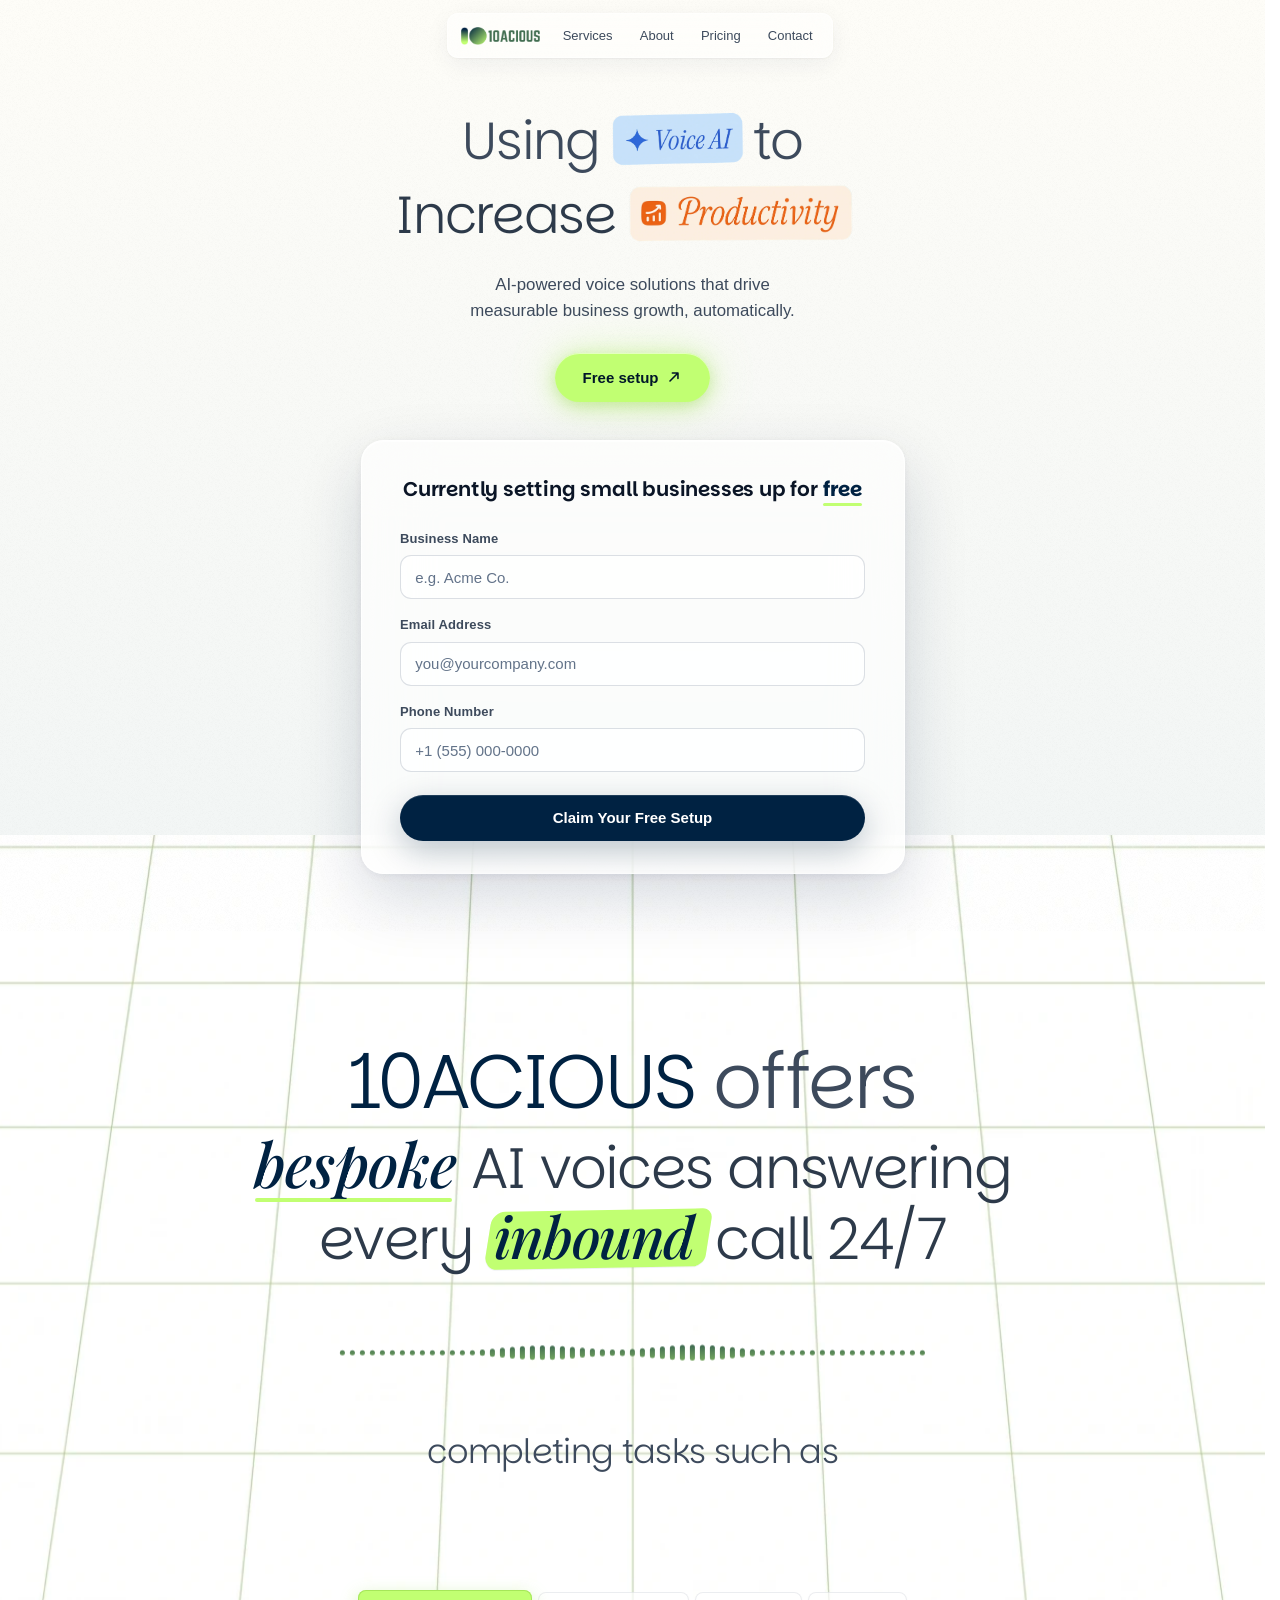
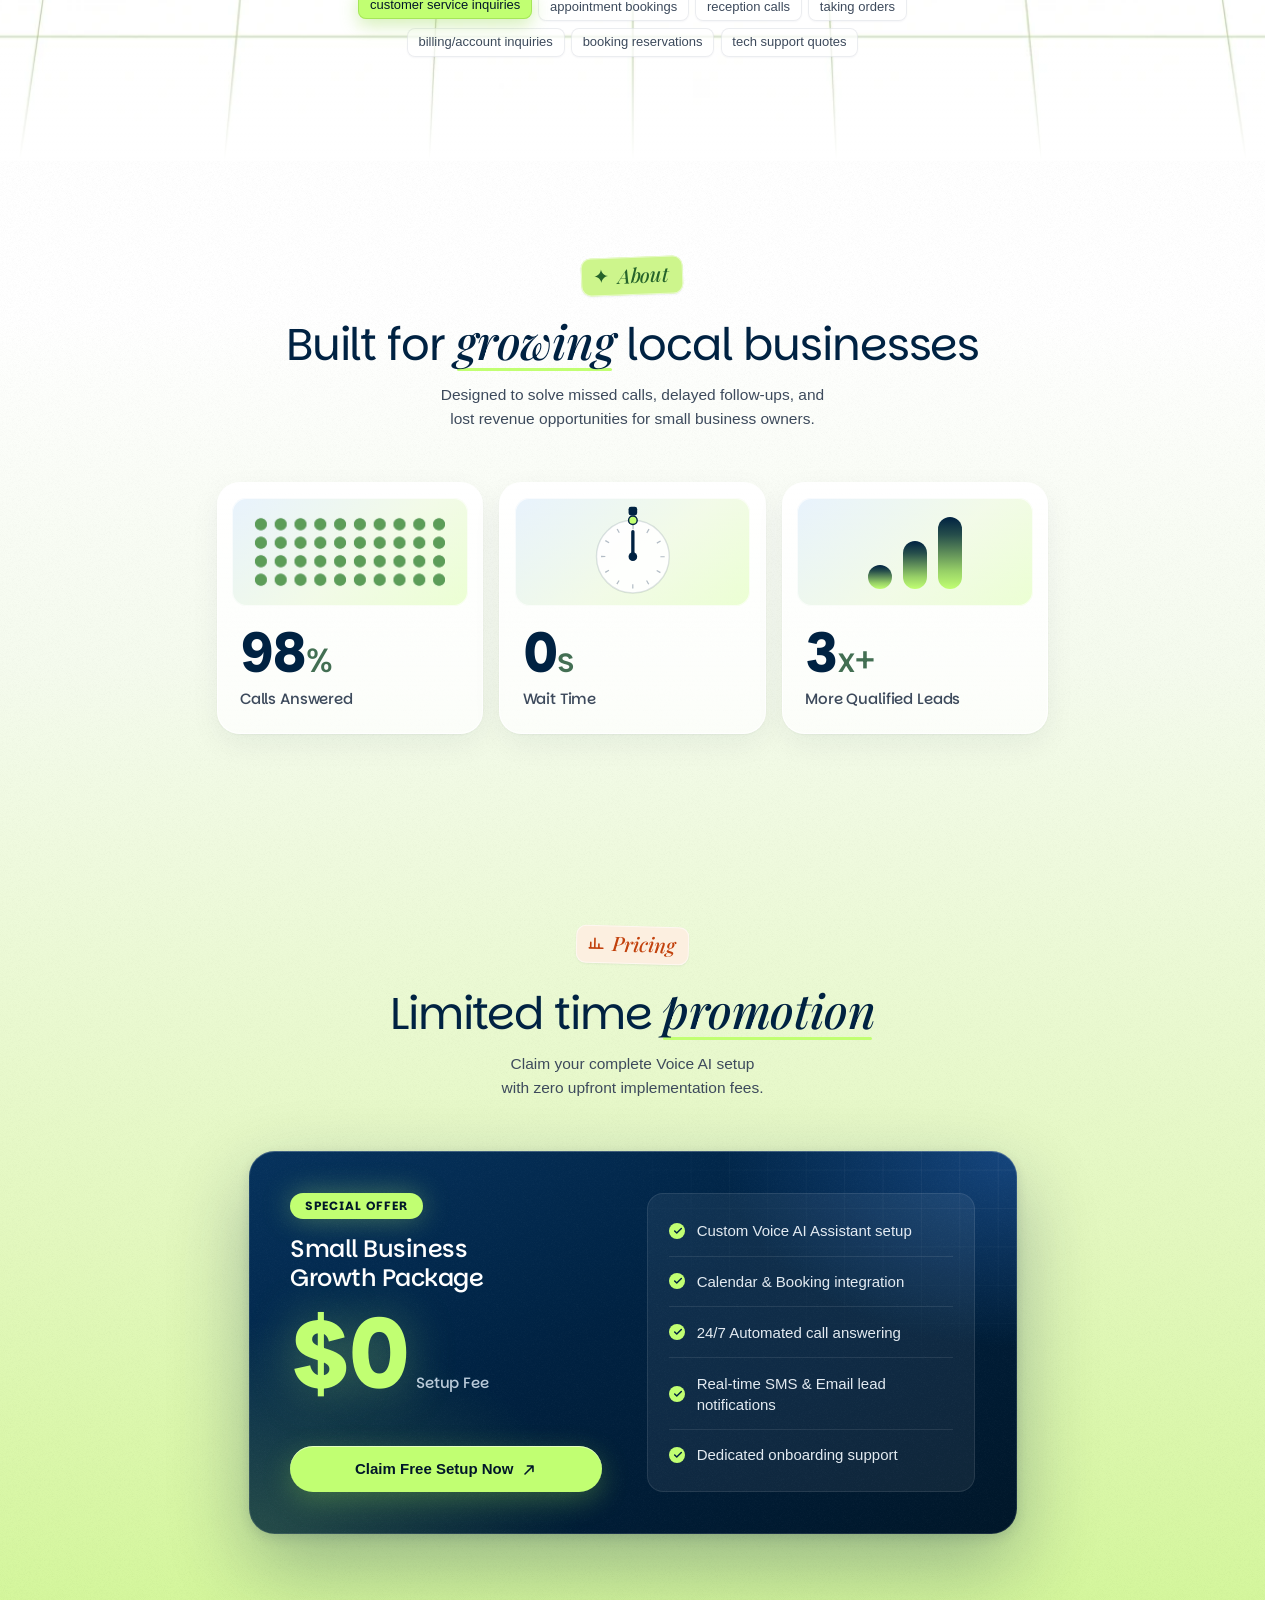
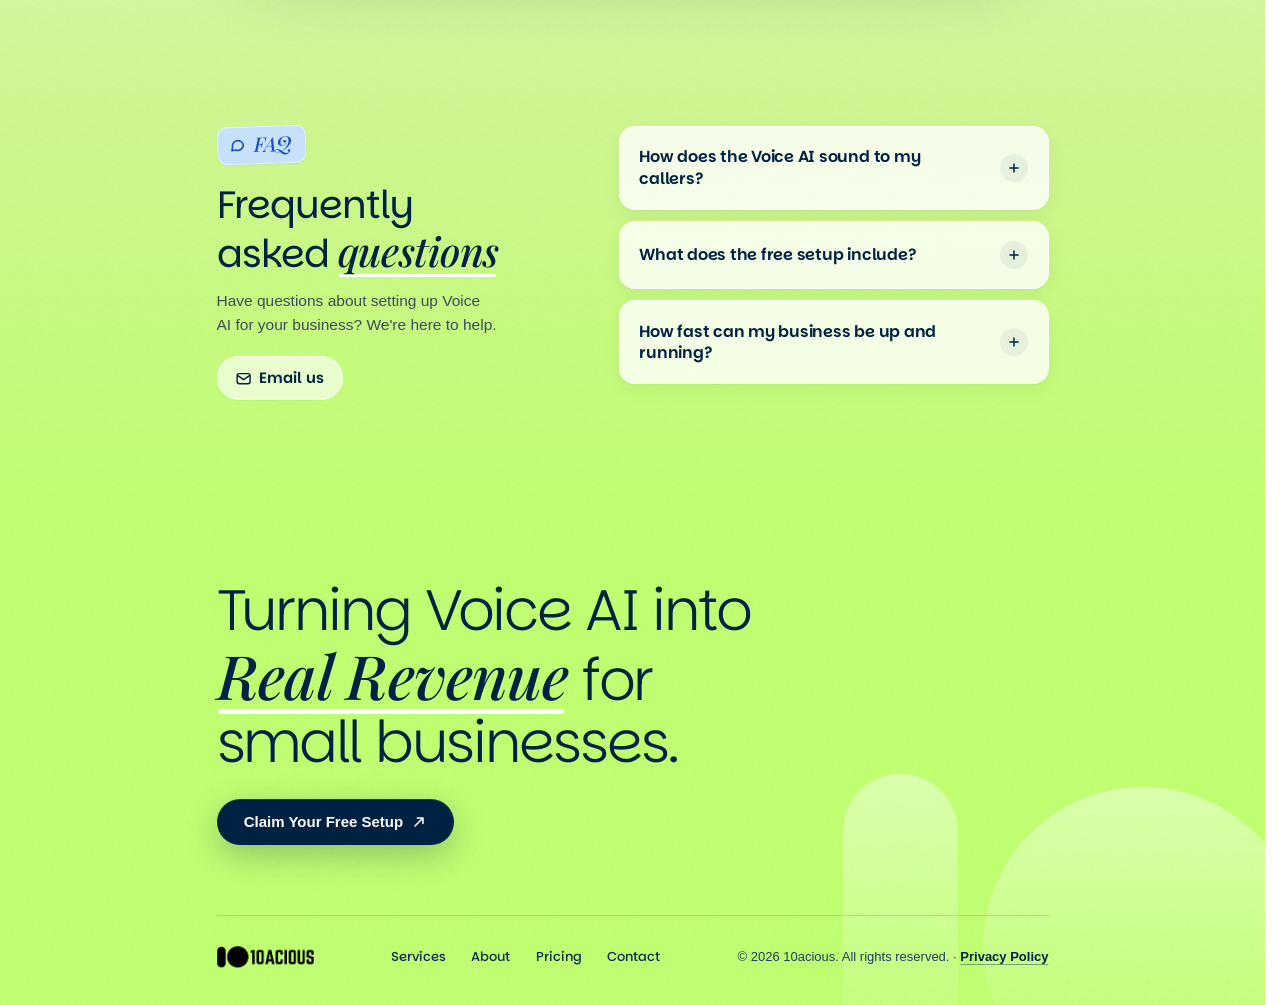
<file: index.html>
<!DOCTYPE html>
<html lang="en">
<head>
  <meta charset="UTF-8">
  <meta name="viewport" content="width=device-width, initial-scale=1.0, viewport-fit=cover">
  <title>10acious — Turning Voice AI into Real Revenue</title>
  <meta name="description" content="10acious delivers AI-powered voice solutions that convert small business inbound calls into measurable revenue, automatically. Get started with free setup today.">
  <meta name="keywords" content="Voice AI, Revenue Automation, Small Business AI, AI Phone Agent, 10acious">
  <meta name="author" content="10acious">
  <meta name="theme-color" content="#fefdf8">
  <meta name="color-scheme" content="light">
  <meta name="robots" content="index, follow">

  <script>document.documentElement.classList.add('js');</script>
  <!-- Opening film: decided before first paint so nothing flashes. Desktop
       only, on every load, never with reduced motion or data saver. The
       timer is a safety net: if the main script never runs, the page
       still appears. -->
  <script>
    (function () {
      try {
        var d = document.documentElement, m = window.matchMedia, c = navigator.connection;
        if (m('(min-width: 769px) and (min-height: 481px)').matches &&
            !m('(prefers-reduced-motion: reduce)').matches &&
            !location.hash && !(c && c.saveData)) {
          d.classList.add('intro-active');
          setTimeout(function () { if (!window.__introStarted) d.classList.remove('intro-active'); }, 6000);
        }
      } catch (e) {}
    })();
  </script>

  <!-- Canonical URL -->
  <link rel="canonical" href="https://10acious.pages.dev/">

  <!-- OpenGraph Meta Tags -->
  <meta property="og:type" content="website">
  <meta property="og:title" content="10acious — Turning Voice AI into Real Revenue">
  <meta property="og:description" content="AI-powered voice solutions that drive measurable business growth for small businesses, automatically. Currently setting small businesses up for free.">
  <meta property="og:url" content="https://10acious.pages.dev/">
  <meta property="og:image" content="https://10acious.pages.dev/herobg.png">
  <meta property="og:site_name" content="10acious">

  <!-- Twitter Card Meta Tags -->
  <meta name="twitter:card" content="summary_large_image">
  <meta name="twitter:title" content="10acious — Turning Voice AI into Real Revenue">
  <meta name="twitter:description" content="AI-powered voice solutions that drive measurable business growth for small businesses, automatically.">
  <meta name="twitter:image" content="https://10acious.pages.dev/herobg.png">

  <!-- Favicon -->
  <link rel="icon" type="image/png" sizes="96x96" href="favicon-96.png">
  <link rel="apple-touch-icon" href="apple-touch-icon.png">

  <!-- Preload Critical Assets -->
  <link rel="preload" href="herobg.webp" as="image" type="image/webp" fetchpriority="high" media="(min-width: 769px), (min-width: 480px) and (max-height: 480px)">
  <link rel="preload" href="heromob.webp" as="image" type="image/webp" fetchpriority="high" media="(max-width: 479px), (max-width: 768px) and (min-height: 481px)">
  <link rel="preload" href="mob2nd.webp" as="image" type="image/webp" media="(max-width: 479px), (max-width: 768px) and (min-height: 481px)">
  <link rel="preload" href="logo.webp" as="image" type="image/webp">
  <link rel="preload" href="intro-poster.jpg" as="image" type="image/jpeg" media="(min-width: 769px) and (min-height: 481px)">
  <link rel="preconnect" href="https://fonts.googleapis.com">
  <link rel="preconnect" href="https://fonts.gstatic.com" crossorigin>
  <link href="https://fonts.googleapis.com/css2?family=Geomini:wght@200..800&family=Parkinsans:wght@300..800&family=Playfair+Display:ital,wght@0,400..900;1,400..900&display=swap" rel="stylesheet">

  <link rel="stylesheet" href="styles.css">
  <script src="script.js" defer></script>

  <!-- Structured Data (Schema.org JSON-LD) -->
  <script type="application/ld+json">
  {
    "@context": "https://schema.org",
    "@type": "Organization",
    "name": "10acious",
    "url": "https://10acious.pages.dev/",
    "logo": "https://10acious.pages.dev/10LOGO-WHITE-2-cropped.png",
    "description": "AI-powered voice solutions that turn small business phone calls into real, measurable revenue.",
    "contactPoint": {
      "@type": "ContactPoint",
      "contactType": "customer service",
      "availableLanguage": "English"
    }
  }
  </script>
</head>
<body>

  <!-- Skip to main content link for keyboard accessibility -->
  <a href="#main-content" class="skip-link">Skip to main content</a>

  <!-- Header / Navigation -->
  <header class="site-header">
    <nav class="navbar" aria-label="Main navigation">
      <a href="#" class="nav-logo" aria-label="10acious home">
        <picture><source srcset="logo.webp" type="image/webp"><img src="10LOGO-WHITE-2-cropped.png" alt="10acious logo" class="nav-logo-img" width="1887" height="428" decoding="async"></picture>
      </a>
      <ul class="nav-links">
        <li><a href="#services">Services</a></li>
        <li><a href="#about">About</a></li>
        <li><a href="#pricing">Pricing</a></li>
        <li><a href="#contact">Contact</a></li>
      </ul>
      <a href="#form" class="nav-cta">
        Free setup
        <svg viewBox="0 0 20 20" fill="none" aria-hidden="true"><path d="M5 15L15 5M15 5H8M15 5V12" stroke="currentColor" stroke-width="2.2" stroke-linecap="round" stroke-linejoin="round"/></svg>
      </a>
      <button type="button" class="nav-toggle" id="nav-toggle" aria-expanded="false" aria-controls="mobile-menu" aria-label="Open menu">
        <span class="nav-toggle-bar"></span>
        <span class="nav-toggle-bar"></span>
      </button>
    </nav>
    <div class="mobile-menu" id="mobile-menu">
      <div class="mobile-menu-panel">
        <ul class="mobile-menu-links">
          <li>
            <a href="#services">
              Services
              <svg viewBox="0 0 24 24" fill="none" stroke="currentColor" stroke-width="2" stroke-linecap="round" stroke-linejoin="round" aria-hidden="true"><path d="M9 18l6-6-6-6"></path></svg>
            </a>
          </li>
          <li>
            <a href="#about">
              About
              <svg viewBox="0 0 24 24" fill="none" stroke="currentColor" stroke-width="2" stroke-linecap="round" stroke-linejoin="round" aria-hidden="true"><path d="M9 18l6-6-6-6"></path></svg>
            </a>
          </li>
          <li>
            <a href="#pricing">
              Pricing
              <svg viewBox="0 0 24 24" fill="none" stroke="currentColor" stroke-width="2" stroke-linecap="round" stroke-linejoin="round" aria-hidden="true"><path d="M9 18l6-6-6-6"></path></svg>
            </a>
          </li>
          <li>
            <a href="#contact">
              Contact
              <svg viewBox="0 0 24 24" fill="none" stroke="currentColor" stroke-width="2" stroke-linecap="round" stroke-linejoin="round" aria-hidden="true"><path d="M9 18l6-6-6-6"></path></svg>
            </a>
          </li>
        </ul>
        <a href="#form" class="mobile-menu-cta">
          Free setup
          <svg viewBox="0 0 20 20" fill="none" aria-hidden="true"><path d="M5 15L15 5M15 5H8M15 5V12" stroke="currentColor" stroke-width="2" stroke-linecap="round" stroke-linejoin="round"/></svg>
        </a>
      </div>
    </div>
  </header>

  <!-- Main Content Landmark -->
  <main id="main-content">

    <!-- Hero Section -->
    <section class="hero" id="hero" aria-labelledby="hero-title">
      <!-- Hero backdrop: anchored to the hero section -->
      <div class="hero-bg" aria-hidden="true">
        <picture>
          <source srcset="herobg.webp" type="image/webp" media="(min-width: 480px) and (max-height: 480px)" width="1672" height="941">
          <source srcset="heromob.webp" type="image/webp" media="(max-width: 768px)" width="941" height="1672">
          <source srcset="heromob.png" media="(max-width: 768px)" width="941" height="1672">
          <source srcset="herobg.webp" type="image/webp" width="1672" height="941">
          <img src="herobg.png" alt="" width="1920" height="1080" fetchpriority="high" decoding="async">
        </picture>
        <picture><source srcset="mob2nd.webp" type="image/webp"><img src="mob2nd.png" alt="" class="hero-bg-continue" width="941" height="1672" decoding="async" loading="lazy" aria-hidden="true"></picture>
        <div class="hero-motes"></div>
        <div class="hero-intro"></div>
      </div>
      <div class="hero-content">
        <h1 class="hero-heading" id="hero-title" data-reveal style="--reveal-delay: 0s">
          <span class="line">
            <span class="text-dim">Using</span><picture><source srcset="voiceai-pill.webp" type="image/webp"><img src="voiceai-pill.png" alt="Voice AI" class="tag-pill-img" width="1783" height="882" decoding="async"></picture><span class="text-dim">to</span>
          </span>
          <span class="line">
            Increase<picture><source srcset="productivity-pilltag.webp" type="image/webp"><img src="productivity-pilltag.png" alt="Productivity" class="tag-pill-img tag-pill-productivity" width="2227" height="706" decoding="async"></picture>
          </span>
        </h1>

        <p class="hero-subtitle" data-reveal style="--reveal-delay: 0.12s">
          AI-powered voice solutions that drive measurable business growth, automatically.
        </p>

        <a href="#form" class="cta-btn" data-reveal style="--reveal-delay: 0.24s">
          Free setup
          <svg viewBox="0 0 20 20" fill="none" xmlns="http://www.w3.org/2000/svg" aria-hidden="true">
            <path d="M5 15L15 5M15 5H8M15 5V12" stroke="currentColor" stroke-width="2" stroke-linecap="round" stroke-linejoin="round"/>
          </svg>
        </a>
      </div>

      <!-- Form Card — Lead Capture -->
      <div class="form-card-wrapper" id="form" data-reveal style="--reveal-delay: 0.36s">
        <div class="form-card">
          <h2 class="form-card-heading">
            Currently setting small businesses up for <span class="free-highlight">free</span>
          </h2>
          <form id="lead-form" action="#" method="POST" aria-label="Free Setup Request Form">
            <div class="form-group">
              <label for="business-name" class="form-label">Business Name</label>
              <input type="text" id="business-name" name="business_name" class="form-input" placeholder="e.g. Acme Co." required autocomplete="organization" autocapitalize="words" enterkeyhint="next">
            </div>
            <div class="form-group">
              <label for="email" class="form-label">Email Address</label>
              <input type="email" id="email" name="email" class="form-input" placeholder="you@yourcompany.com" required autocomplete="email" inputmode="email" autocapitalize="off" spellcheck="false" enterkeyhint="next">
            </div>
            <div class="form-group">
              <label for="phone" class="form-label">Phone Number</label>
              <input type="tel" id="phone" name="phone" class="form-input" placeholder="+1 (555) 000-0000" required autocomplete="tel" inputmode="tel" enterkeyhint="send">
            </div>
            <button type="submit" class="form-submit-btn" id="submit-btn">
              Claim Your Free Setup
            </button>
          </form>
        </div>
      </div>
    </section>

    <!-- Services & Tasks Statement -->
    <section class="statement-section" id="services" aria-labelledby="services-title">
      <div class="grid-bg" aria-hidden="true"></div>
      <h2 class="statement" id="services-title">
        <span class="statement-line statement-sans" data-reveal style="--reveal-delay: 0s">10ACIOUS <span class="text-dim">offers</span></span>
        <span class="statement-line statement-serif" data-reveal style="--reveal-delay: 0.14s"><em class="serif-underline">bespoke</em> AI voices answering every <span class="inbound-highlight">inbound</span> call 24/7</span>
      </h2>

      <!-- The voice: a live waveform drawn from the logo's pill shape -->
      <div class="voice-wave" aria-hidden="true" data-reveal>
        <canvas></canvas>
      </div>

      <h2 class="tasks-heading">
        <span class="shuffle-setup" data-reveal style="--reveal-delay: 0s">completing tasks such as</span>
        <span class="shuffle-frame" data-reveal style="--reveal-delay: 0.14s">
          <span class="sr-only">customer service inquiries, appointment bookings, reception calls, taking orders, billing/account inquiries, booking reservations, and tech support quotes</span>
          <span class="shuffle-viewport" aria-hidden="true">
            <span class="shuffle-word">customer service inquiries</span>
          </span>
        </span>
      </h2>

      <!-- Every task at a glance. Mirrors the rotating phrase above
           (already announced once via the sr-only text), so hidden from AT. -->
      <ul class="task-chips" aria-hidden="true" data-reveal style="--reveal-delay: 0.24s">
        <li class="task-chip is-active">customer service inquiries</li>
        <li class="task-chip">appointment bookings</li>
        <li class="task-chip">reception calls</li>
        <li class="task-chip">taking orders</li>
        <li class="task-chip">billing/account inquiries</li>
        <li class="task-chip">booking reservations</li>
        <li class="task-chip">tech support quotes</li>
      </ul>
    </section>

    <!-- Lower Page Flow: White-to-Lime Gradient -->
    <div class="lower-flow">

      <!-- About Section -->
      <section class="content-section" id="about" aria-labelledby="about-title">
        <div class="section-container">
          <div class="section-header" data-reveal>
            <span class="section-tag section-tag--lime" aria-hidden="true">
              <svg viewBox="0 0 24 24" fill="currentColor"><path d="M12 2c.6 5.2 4.8 9.4 10 10-5.2.6-9.4 4.8-10 10-.6-5.2-4.8-9.4-10-10 5.2-.6 9.4-4.8 10-10z"/></svg>
              About
            </span>
            <h2 class="section-title" id="about-title">Built for <em class="serif-underline">growing</em> local businesses</h2>
            <p class="section-desc">Designed to solve missed calls, delayed follow-ups, and lost revenue opportunities for small business owners.</p>
          </div>
          <div class="stats-grid">
            <div class="stat-card" data-reveal data-spot style="--reveal-delay: 0s">
              <div class="stat-visual stat-visual--calls" aria-hidden="true"></div>
              <div class="stat-body">
                <span class="stat-number"><span data-count-to="100">100</span><span class="stat-unit">%</span></span>
                <span class="stat-label">Calls Answered</span>
              </div>
            </div>
            <div class="stat-card" data-reveal data-spot style="--reveal-delay: 0.1s">
              <div class="stat-visual stat-visual--wait" aria-hidden="true">
                <svg class="dial" viewBox="0 0 100 100" fill="none">
                  <rect class="dial-crown" x="45.5" y="3" width="9" height="9" rx="2.5"/>
                  <circle class="dial-face" cx="50" cy="55" r="38"/>
                  <circle class="dial-ticks" cx="50" cy="55" r="31"/>
                  <line class="dial-hand" x1="50" y1="55" x2="50" y2="29"/>
                  <circle class="dial-hub" cx="50" cy="55" r="4.5"/>
                  <circle class="dial-zero" cx="50" cy="17" r="4.5"/>
                </svg>
              </div>
              <div class="stat-body">
                <span class="stat-number">0<span class="stat-unit">s</span></span>
                <span class="stat-label">Wait Time</span>
              </div>
            </div>
            <div class="stat-card" data-reveal data-spot style="--reveal-delay: 0.2s">
              <div class="stat-visual stat-visual--growth" aria-hidden="true"><span></span><span></span><span></span></div>
              <div class="stat-body">
                <span class="stat-number"><span data-count-to="3">3</span><span class="stat-unit">x+</span></span>
                <span class="stat-label">More Qualified Leads</span>
              </div>
            </div>
          </div>
        </div>
      </section>

      <!-- Pricing Section -->
      <section class="content-section" id="pricing" aria-labelledby="pricing-title">
        <div class="section-container">
          <div class="section-header" data-reveal>
            <span class="section-tag section-tag--peach" aria-hidden="true">
              <svg viewBox="0 0 24 24" fill="none" stroke="currentColor" stroke-width="2.4" stroke-linecap="round" stroke-linejoin="round"><path d="M4 19V11M10 19V5M16 19v-6M22 19H2"/></svg>
              Pricing
            </span>
            <h2 class="section-title" id="pricing-title">Limited time <em class="serif-underline">promotion</em></h2>
            <p class="section-desc">Claim your complete Voice AI setup with zero upfront implementation fees.</p>
          </div>
          <div class="pricing-card" data-reveal data-spot style="--reveal-delay: 0.1s">
            <div class="pricing-badge">Special Offer</div>
            <h3>Small Business Growth Package</h3>
            <div class="pricing-price">
              <span class="price-value">$0</span>
              <span class="price-period">Setup Fee</span>
            </div>
            <ul class="pricing-features">
              <li>Custom Voice AI Assistant setup</li>
              <li>Calendar &amp; Booking integration</li>
              <li>24/7 Automated call answering</li>
              <li>Real-time SMS &amp; Email lead notifications</li>
              <li>Dedicated onboarding support</li>
            </ul>
            <a href="#form" class="form-submit-btn pricing-btn">
              Claim Free Setup Now
              <svg viewBox="0 0 20 20" fill="none" aria-hidden="true"><path d="M5 15L15 5M15 5H8M15 5V12" stroke="currentColor" stroke-width="2" stroke-linecap="round" stroke-linejoin="round"/></svg>
            </a>
          </div>
        </div>
      </section>

      <!-- FAQ / Contact Section -->
      <section class="content-section" id="contact" aria-labelledby="contact-title">
        <div class="section-container faq-layout">
          <div class="section-header" data-reveal>
            <span class="section-tag section-tag--sky" aria-hidden="true">
              <svg viewBox="0 0 24 24" fill="none" stroke="currentColor" stroke-width="2.4" stroke-linecap="round" stroke-linejoin="round"><path d="M21 12a8 8 0 0 1-11.6 7.1L4 20l1-4.6A8 8 0 1 1 21 12z"/></svg>
              FAQ
            </span>
            <h2 class="section-title" id="contact-title">Frequently asked <em class="serif-underline">questions</em></h2>
            <p class="section-desc">Have questions about setting up Voice AI for your business? We're here to help.</p>
            <a href="mailto:10aciousai@gmail.com" class="contact-link">
              <svg viewBox="0 0 24 24" fill="none" stroke="currentColor" stroke-width="2" stroke-linecap="round" stroke-linejoin="round" aria-hidden="true"><rect x="3" y="5" width="18" height="14" rx="3"/><path d="M3.5 7.5l8.5 6 8.5-6"/></svg>
              Email us
            </a>
          </div>
          <div class="faq-accordion">
            <details class="faq-item" data-reveal style="--reveal-delay: 0s">
              <summary class="faq-question">How does the Voice AI sound to my callers?</summary>
              <div class="faq-answer">
                <p>Our Voice AI sounds natural, clear, and professional. It responds in real time with human-like conversation flow and tone.</p>
              </div>
            </details>
            <details class="faq-item" data-reveal style="--reveal-delay: 0.1s">
              <summary class="faq-question">What does the free setup include?</summary>
              <div class="faq-answer">
                <p>We handle the complete initial configuration: voice model customization, prompt engineering, calendar integration, and test calls at zero cost.</p>
              </div>
            </details>
            <details class="faq-item" data-reveal style="--reveal-delay: 0.2s">
              <summary class="faq-question">How fast can my business be up and running?</summary>
              <div class="faq-answer">
                <p>Most small business setups are completed within 24 to 48 hours after submitting your information.</p>
              </div>
            </details>
          </div>
        </div>
      </section>

    </div>
  </main>

  <!-- Footer Landmark -->
  <footer class="site-footer">
    <div class="footer-container">
      <div class="footer-cta" data-reveal>
        <p class="footer-statement">Turning Voice AI into <em class="serif-underline">Real Revenue</em> for small businesses.</p>
        <a href="#form" class="form-submit-btn footer-btn">
          Claim Your Free Setup
          <svg viewBox="0 0 20 20" fill="none" aria-hidden="true"><path d="M5 15L15 5M15 5H8M15 5V12" stroke="currentColor" stroke-width="2" stroke-linecap="round" stroke-linejoin="round"/></svg>
        </a>
      </div>
      <div class="footer-bar">
        <a href="#" class="footer-brand" aria-label="10acious, back to top">
          <picture><source srcset="logo.webp" type="image/webp"><img src="10LOGO-WHITE-2-cropped.png" alt="10acious logo" width="1887" height="428" class="footer-logo" decoding="async" loading="lazy"></picture>
        </a>
        <ul class="footer-links">
          <li><a href="#services">Services</a></li>
          <li><a href="#about">About</a></li>
          <li><a href="#pricing">Pricing</a></li>
          <li><a href="#contact">Contact</a></li>
        </ul>
        <div class="footer-bottom">
          <p>&copy; 2026 10acious. All rights reserved.<span class="footer-sep" aria-hidden="true"> · </span><a href="privacy.html">Privacy Policy</a></p>
        </div>
      </div>
    </div>
  </footer>

</body>
</html>
</file>
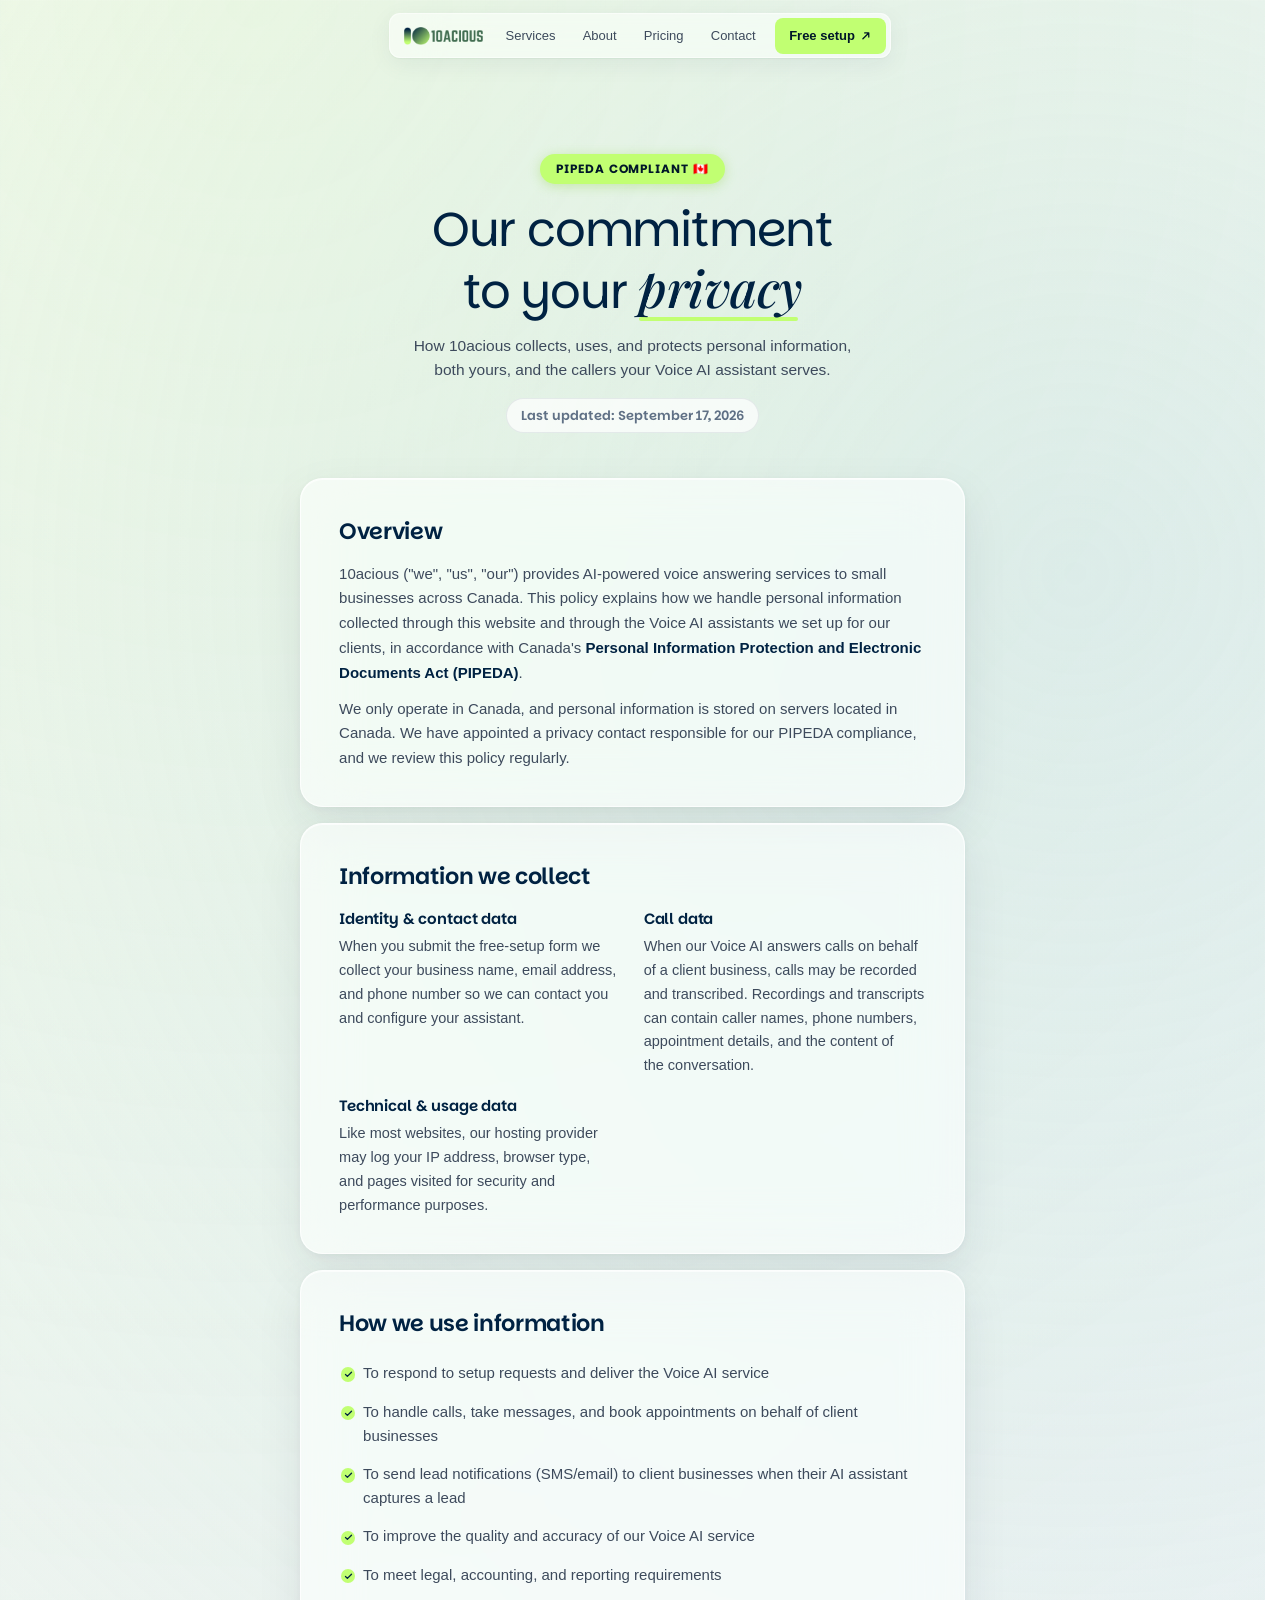
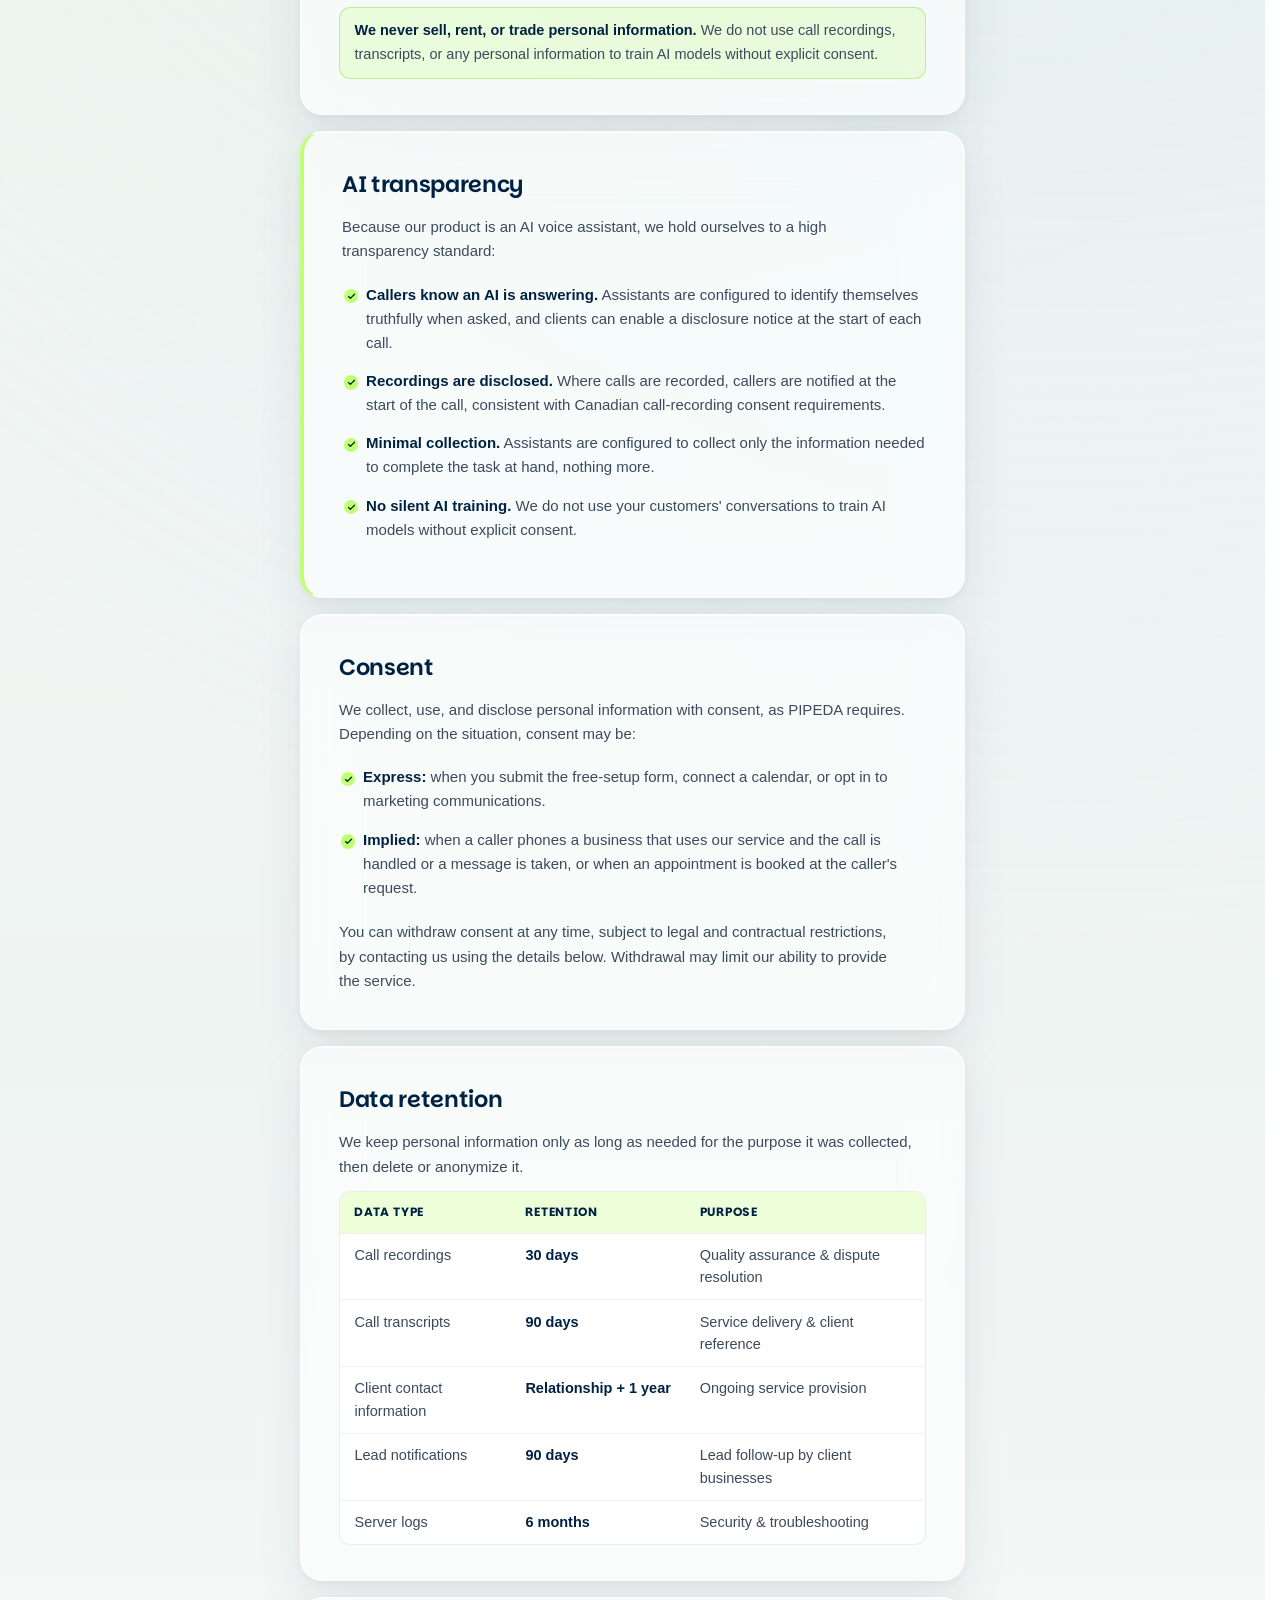
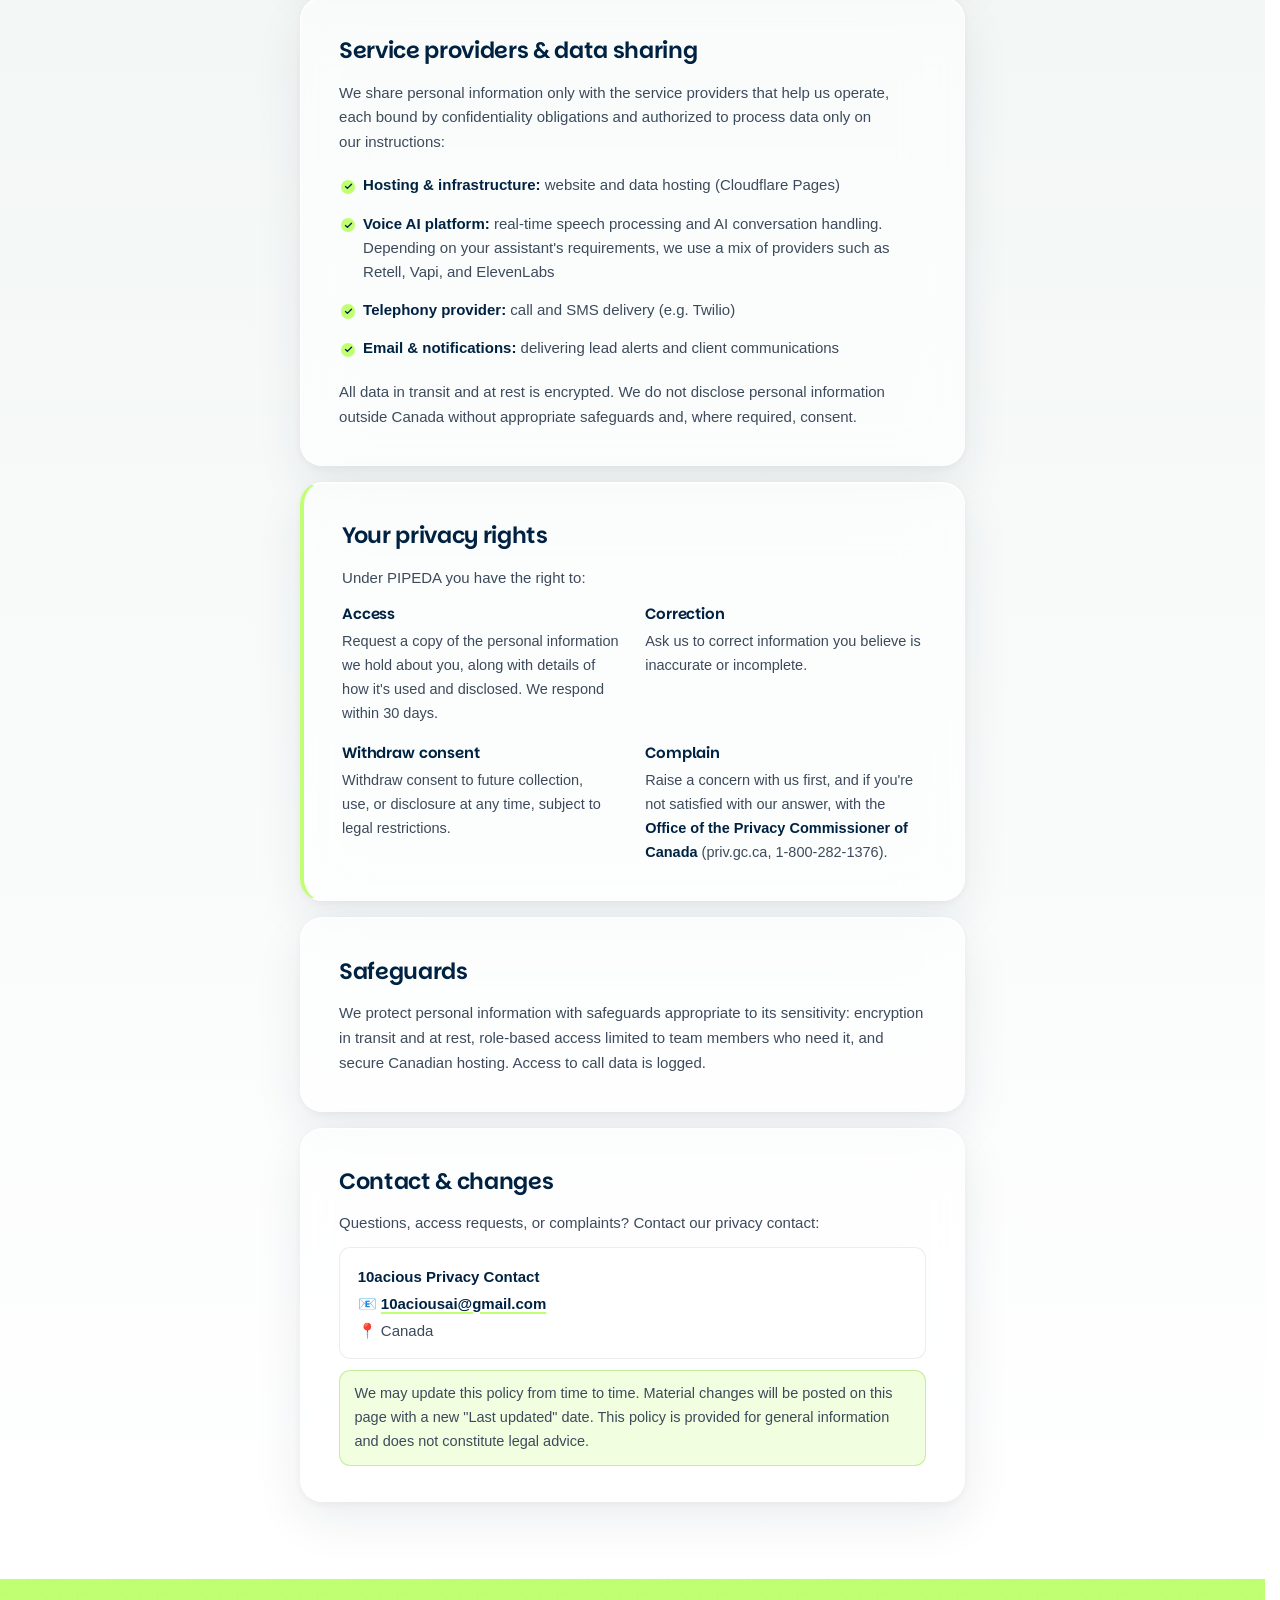
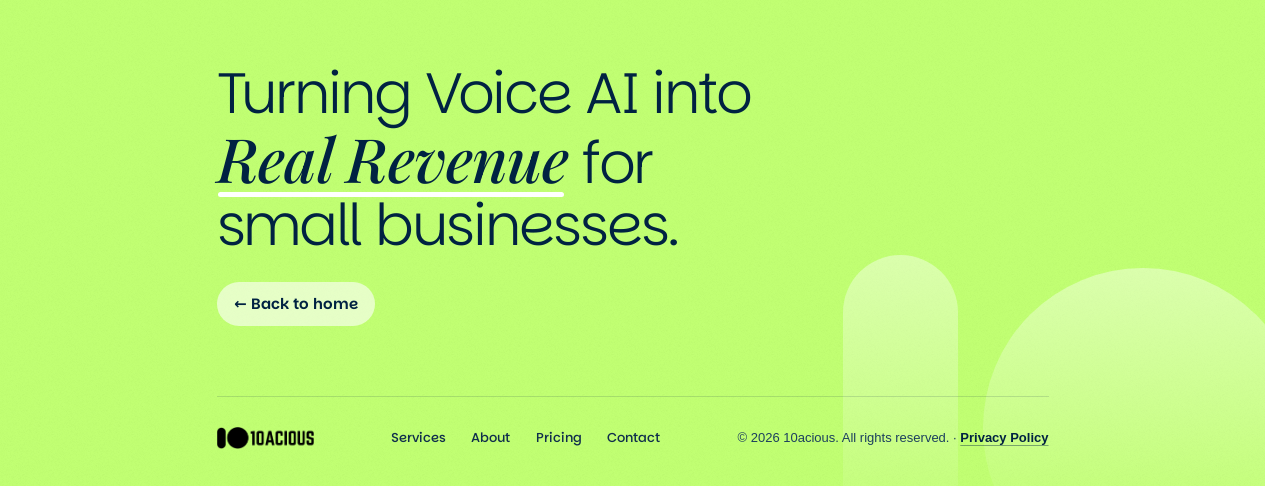
<file: privacy.html>
<!DOCTYPE html>
<html lang="en">
<head>
  <meta charset="UTF-8">
  <meta name="viewport" content="width=device-width, initial-scale=1.0, viewport-fit=cover">
  <title>Privacy Policy | 10acious</title>
  <meta name="description" content="How 10acious collects, uses, and protects personal information in compliance with Canada's PIPEDA. Your privacy rights and our data practices, explained clearly.">
  <meta name="author" content="10acious">
  <meta name="theme-color" content="#fefdf8">
  <meta name="color-scheme" content="light">
  <meta name="robots" content="index, follow">

  <link rel="canonical" href="https://10acious.pages.dev/privacy.html">

  <meta property="og:type" content="website">
  <meta property="og:title" content="Privacy Policy | 10acious">
  <meta property="og:description" content="How 10acious collects, uses, and protects personal information in compliance with Canada's PIPEDA.">
  <meta property="og:url" content="https://10acious.pages.dev/privacy.html">
  <meta property="og:image" content="https://10acious.pages.dev/herobg.png">
  <meta property="og:site_name" content="10acious">

  <meta name="twitter:card" content="summary_large_image">
  <meta name="twitter:title" content="Privacy Policy | 10acious">
  <meta name="twitter:description" content="How 10acious collects, uses, and protects personal information in compliance with Canada's PIPEDA.">
  <meta name="twitter:image" content="https://10acious.pages.dev/herobg.png">

  <link rel="icon" type="image/png" sizes="96x96" href="favicon-96.png">
  <link rel="apple-touch-icon" href="apple-touch-icon.png">

  <link rel="preconnect" href="https://fonts.googleapis.com">
  <link rel="preconnect" href="https://fonts.gstatic.com" crossorigin>
  <link href="https://fonts.googleapis.com/css2?family=Geomini:wght@200..800&family=Parkinsans:wght@300..800&family=Playfair+Display:ital,wght@0,400..900;1,400..900&display=swap" rel="stylesheet">

  <link rel="stylesheet" href="styles.css">
  <script>document.documentElement.classList.add('js');</script>
  <script src="script.js" defer></script>
</head>
<body>

  <a href="#policy-content" class="skip-link">Skip to main content</a>

  <!-- Header / Navigation -->
  <header class="site-header">
    <nav class="navbar show-cta" aria-label="Main navigation">
      <a href="index.html" class="nav-logo" aria-label="10acious home">
        <picture><source srcset="logo.webp" type="image/webp"><img src="10LOGO-WHITE-2-cropped.png" alt="10acious logo" class="nav-logo-img" width="1887" height="428" decoding="async"></picture>
      </a>
      <ul class="nav-links">
        <li><a href="index.html#services">Services</a></li>
        <li><a href="index.html#about">About</a></li>
        <li><a href="index.html#pricing">Pricing</a></li>
        <li><a href="index.html#contact">Contact</a></li>
      </ul>
      <a href="index.html#form" class="nav-cta">
        Free setup
        <svg viewBox="0 0 20 20" fill="none" aria-hidden="true"><path d="M5 15L15 5M15 5H8M15 5V12" stroke="currentColor" stroke-width="2.2" stroke-linecap="round" stroke-linejoin="round"/></svg>
      </a>
      <button type="button" class="nav-toggle" id="nav-toggle" aria-expanded="false" aria-controls="mobile-menu" aria-label="Open menu">
        <span class="nav-toggle-bar"></span>
        <span class="nav-toggle-bar"></span>
      </button>
    </nav>
    <div class="mobile-menu" id="mobile-menu">
      <div class="mobile-menu-panel">
        <ul class="mobile-menu-links">
          <li>
            <a href="index.html#services">
              Services
              <svg viewBox="0 0 24 24" fill="none" stroke="currentColor" stroke-width="2" stroke-linecap="round" stroke-linejoin="round" aria-hidden="true"><path d="M9 18l6-6-6-6"></path></svg>
            </a>
          </li>
          <li>
            <a href="index.html#about">
              About
              <svg viewBox="0 0 24 24" fill="none" stroke="currentColor" stroke-width="2" stroke-linecap="round" stroke-linejoin="round" aria-hidden="true"><path d="M9 18l6-6-6-6"></path></svg>
            </a>
          </li>
          <li>
            <a href="index.html#pricing">
              Pricing
              <svg viewBox="0 0 24 24" fill="none" stroke="currentColor" stroke-width="2" stroke-linecap="round" stroke-linejoin="round" aria-hidden="true"><path d="M9 18l6-6-6-6"></path></svg>
            </a>
          </li>
          <li>
            <a href="index.html#contact">
              Contact
              <svg viewBox="0 0 24 24" fill="none" stroke="currentColor" stroke-width="2" stroke-linecap="round" stroke-linejoin="round" aria-hidden="true"><path d="M9 18l6-6-6-6"></path></svg>
            </a>
          </li>
        </ul>
        <a href="index.html#form" class="mobile-menu-cta">
          Free setup
          <svg viewBox="0 0 20 20" fill="none" aria-hidden="true"><path d="M5 15L15 5M15 5H8M15 5V12" stroke="currentColor" stroke-width="2" stroke-linecap="round" stroke-linejoin="round"/></svg>
        </a>
      </div>
    </div>
  </header>

  <main id="policy-content" class="policy-main">

    <!-- Page hero -->
    <section class="policy-hero">
      <div class="policy-hero-inner">
        <span class="policy-badge">PIPEDA Compliant 🇨🇦</span>
        <h1 class="policy-title">Our commitment to your <em class="serif-underline">privacy</em></h1>
        <p class="policy-subtitle">How 10acious collects, uses, and protects personal information, both yours, and the callers your Voice AI assistant serves.</p>
        <p class="policy-updated">Last updated: September 17, 2026</p>
      </div>
    </section>

    <div class="policy-body">

      <!-- Overview -->
      <section class="policy-card" aria-labelledby="s-overview">
        <h2 id="s-overview">Overview</h2>
        <p>10acious ("we", "us", "our") provides AI-powered voice answering services to small businesses across Canada. This policy explains how we handle personal information collected through this website and through the Voice AI assistants we set up for our clients, in accordance with Canada's <strong>Personal Information Protection and Electronic Documents Act (PIPEDA)</strong>.</p>
        <p>We only operate in Canada, and personal information is stored on servers located in Canada. We have appointed a privacy contact responsible for our PIPEDA compliance, and we review this policy regularly.</p>
      </section>

      <!-- Information we collect -->
      <section class="policy-card" aria-labelledby="s-collect">
        <h2 id="s-collect">Information we collect</h2>
        <div class="policy-list-grid">
          <div class="policy-item">
            <h3>Identity &amp; contact data</h3>
            <p>When you submit the free-setup form we collect your business name, email address, and phone number so we can contact you and configure your assistant.</p>
          </div>
          <div class="policy-item">
            <h3>Call data</h3>
            <p>When our Voice AI answers calls on behalf of a client business, calls may be recorded and transcribed. Recordings and transcripts can contain caller names, phone numbers, appointment details, and the content of the conversation.</p>
          </div>
          <div class="policy-item">
            <h3>Technical &amp; usage data</h3>
            <p>Like most websites, our hosting provider may log your IP address, browser type, and pages visited for security and performance purposes.</p>
          </div>
        </div>
      </section>

      <!-- How we use it -->
      <section class="policy-card" aria-labelledby="s-use">
        <h2 id="s-use">How we use information</h2>
        <ul class="policy-checklist">
          <li>To respond to setup requests and deliver the Voice AI service</li>
          <li>To handle calls, take messages, and book appointments on behalf of client businesses</li>
          <li>To send lead notifications (SMS/email) to client businesses when their AI assistant captures a lead</li>
          <li>To improve the quality and accuracy of our Voice AI service</li>
          <li>To meet legal, accounting, and reporting requirements</li>
        </ul>
        <p class="policy-note"><strong>We never sell, rent, or trade personal information.</strong> We do not use call recordings, transcripts, or any personal information to train AI models without explicit consent.</p>
      </section>

      <!-- AI transparency -->
      <section class="policy-card policy-card-accent" aria-labelledby="s-ai">
        <h2 id="s-ai">AI transparency</h2>
        <p>Because our product is an AI voice assistant, we hold ourselves to a high transparency standard:</p>
        <ul class="policy-checklist">
          <li><strong>Callers know an AI is answering.</strong> Assistants are configured to identify themselves truthfully when asked, and clients can enable a disclosure notice at the start of each call.</li>
          <li><strong>Recordings are disclosed.</strong> Where calls are recorded, callers are notified at the start of the call, consistent with Canadian call-recording consent requirements.</li>
          <li><strong>Minimal collection.</strong> Assistants are configured to collect only the information needed to complete the task at hand, nothing more.</li>
          <li><strong>No silent AI training.</strong> We do not use your customers' conversations to train AI models without explicit consent.</li>
        </ul>
      </section>

      <!-- Consent -->
      <section class="policy-card" aria-labelledby="s-consent">
        <h2 id="s-consent">Consent</h2>
        <p>We collect, use, and disclose personal information with consent, as PIPEDA requires. Depending on the situation, consent may be:</p>
        <ul class="policy-checklist">
          <li><strong>Express:</strong> when you submit the free-setup form, connect a calendar, or opt in to marketing communications.</li>
          <li><strong>Implied:</strong> when a caller phones a business that uses our service and the call is handled or a message is taken, or when an appointment is booked at the caller's request.</li>
        </ul>
        <p>You can withdraw consent at any time, subject to legal and contractual restrictions, by contacting us using the details below. Withdrawal may limit our ability to provide the service.</p>
      </section>

      <!-- Retention -->
      <section class="policy-card" aria-labelledby="s-retention">
        <h2 id="s-retention">Data retention</h2>
        <p>We keep personal information only as long as needed for the purpose it was collected, then delete or anonymize it.</p>
        <div class="policy-table-wrap" tabindex="0" role="region" aria-label="Data retention periods">
          <table class="policy-table">
            <thead>
              <tr><th>Data type</th><th>Retention</th><th>Purpose</th></tr>
            </thead>
            <tbody>
              <tr><td>Call recordings</td><td>30 days</td><td>Quality assurance &amp; dispute resolution</td></tr>
              <tr><td>Call transcripts</td><td>90 days</td><td>Service delivery &amp; client reference</td></tr>
              <tr><td>Client contact information</td><td>Relationship + 1 year</td><td>Ongoing service provision</td></tr>
              <tr><td>Lead notifications</td><td>90 days</td><td>Lead follow-up by client businesses</td></tr>
              <tr><td>Server logs</td><td>6 months</td><td>Security &amp; troubleshooting</td></tr>
            </tbody>
          </table>
        </div>
      </section>

      <!-- Third parties -->
      <section class="policy-card" aria-labelledby="s-third">
        <h2 id="s-third">Service providers &amp; data sharing</h2>
        <p>We share personal information only with the service providers that help us operate, each bound by confidentiality obligations and authorized to process data only on our instructions:</p>
        <ul class="policy-checklist">
          <li><strong>Hosting &amp; infrastructure:</strong> website and data hosting (Cloudflare Pages)</li>
          <li><strong>Voice AI platform:</strong> real-time speech processing and AI conversation handling. Depending on your assistant's requirements, we use a mix of providers such as Retell, Vapi, and ElevenLabs</li>
          <li><strong>Telephony provider:</strong> call and SMS delivery (e.g. Twilio)</li>
          <li><strong>Email &amp; notifications:</strong> delivering lead alerts and client communications</li>
        </ul>
        <p>All data in transit and at rest is encrypted. We do not disclose personal information outside Canada without appropriate safeguards and, where required, consent.</p>
      </section>

      <!-- Rights -->
      <section class="policy-card policy-card-accent" aria-labelledby="s-rights">
        <h2 id="s-rights">Your privacy rights</h2>
        <p>Under PIPEDA you have the right to:</p>
        <div class="policy-list-grid">
          <div class="policy-item">
            <h3>Access</h3>
            <p>Request a copy of the personal information we hold about you, along with details of how it's used and disclosed. We respond within 30 days.</p>
          </div>
          <div class="policy-item">
            <h3>Correction</h3>
            <p>Ask us to correct information you believe is inaccurate or incomplete.</p>
          </div>
          <div class="policy-item">
            <h3>Withdraw consent</h3>
            <p>Withdraw consent to future collection, use, or disclosure at any time, subject to legal restrictions.</p>
          </div>
          <div class="policy-item">
            <h3>Complain</h3>
            <p>Raise a concern with us first, and if you're not satisfied with our answer, with the <strong>Office of the Privacy Commissioner of Canada</strong> (priv.gc.ca, 1-800-282-1376).</p>
          </div>
        </div>
      </section>

      <!-- Safeguards -->
      <section class="policy-card" aria-labelledby="s-security">
        <h2 id="s-security">Safeguards</h2>
        <p>We protect personal information with safeguards appropriate to its sensitivity: encryption in transit and at rest, role-based access limited to team members who need it, and secure Canadian hosting. Access to call data is logged.</p>
      </section>

      <!-- Contact & changes -->
      <section class="policy-card" aria-labelledby="s-contact">
        <h2 id="s-contact">Contact &amp; changes</h2>
        <p>Questions, access requests, or complaints? Contact our privacy contact:</p>
        <p class="policy-contact">
          <strong>10acious Privacy Contact</strong><br>
          📧 <a href="mailto:10aciousai@gmail.com">10aciousai@gmail.com</a><br>
          📍 Canada
        </p>
        <p class="policy-note">We may update this policy from time to time. Material changes will be posted on this page with a new "Last updated" date. This policy is provided for general information and does not constitute legal advice.</p>
      </section>

    </div>
  </main>

  <!-- Footer -->
  <footer class="site-footer">
    <div class="footer-container">
      <div class="footer-cta">
        <p class="footer-statement">Turning Voice AI into <em class="serif-underline">Real Revenue</em> for small businesses.</p>
        <a href="index.html" class="policy-back-link">← Back to home</a>
      </div>
      <div class="footer-bar">
        <a href="index.html" class="footer-brand" aria-label="10acious home">
          <picture><source srcset="logo.webp" type="image/webp"><img src="10LOGO-WHITE-2-cropped.png" alt="10acious logo" width="1887" height="428" class="footer-logo" decoding="async" loading="lazy"></picture>
        </a>
        <ul class="footer-links">
          <li><a href="index.html#services">Services</a></li>
          <li><a href="index.html#about">About</a></li>
          <li><a href="index.html#pricing">Pricing</a></li>
          <li><a href="index.html#contact">Contact</a></li>
        </ul>
        <div class="footer-bottom">
          <p>&copy; 2026 10acious. All rights reserved.<span class="footer-sep" aria-hidden="true"> · </span><a href="privacy.html" aria-current="page">Privacy Policy</a></p>
        </div>
      </div>
    </div>
  </footer>

</body>
</html>
</file>
<file: styles.css>
/* ==========================================================================
   10ACIOUS
   --------------------------------------------------------------------------
   1. Tokens            6. Services statement     11. Footer
   2. Fluid scale       7. Lower flow + headers   12. Scroll reveal
   3. Base              8. Stats                  13. Mobile menu
   4. Navigation        9. Pricing                14. Responsive
   5. Hero + form      10. FAQ                    15. Policy page
                                                  16. Reduced motion
   ========================================================================== */

/* ===== 1. DESIGN TOKENS ===== */
@property --spot {
  syntax: '<number>';
  inherits: false;
  initial-value: 0;
}

:root {
  color-scheme: light;

  /* Brand, sampled from the logo artwork */
  --navy: #002242;
  --navy-deep: #001729;
  --navy-700: #0a3157;
  --lime: #c1ff72;
  --lime-soft: #d0fc8e;
  --lime-deep: #93d64a;
  --forest: #436f53;
  --leaf: #95cd66;
  --blue: #3479d4;
  --aqua: #71e6cf;
  --sky: #c8e1fa;
  --peach: #fcefe0;
  --cream: #fefdf8;

  --ink: #0b1526;
  --ink-2: #2d3a4a;
  --label-2: #3d4a5c;
  --label-3: #5f7085;
  --hairline: rgba(0, 34, 66, 0.1);
  --surface: #ffffff;
  --surface-glass: rgba(255, 255, 255, 0.58);

  /* The logo's "1": navy melting into lime */
  --mark-gradient: linear-gradient(180deg, #002242 0%, #264e4b 25%, #5f8e59 50%, #97d067 75%, #c1ff72 100%);

  --font-display: 'Parkinsans', 'Geomini', system-ui, sans-serif;
  --font-body: 'Geomini', -apple-system, BlinkMacSystemFont, 'Segoe UI', Roboto, sans-serif;
  --font-serif: 'Playfair Display', Georgia, 'Times New Roman', serif;

  --radius-xl: 1.75rem;
  --radius-lg: 1.25rem;
  --radius-md: 0.875rem;
  --radius-sm: 0.625rem;

  --ease-out: cubic-bezier(0.22, 1, 0.36, 1);
  --ease-apple: cubic-bezier(0.32, 0.72, 0, 1);
  --ease-spring: cubic-bezier(0.34, 1.56, 0.64, 1);

  --shadow-card: 0 1px 2px rgba(0, 34, 66, 0.05), 0 12px 40px rgba(0, 34, 66, 0.08);
  --shadow-lift: 0 2px 8px rgba(0, 34, 66, 0.08), 0 24px 64px rgba(0, 34, 66, 0.14);

  --gutter: 1.5rem;
  --container: 65rem;

  /* Interface text carries a pixel floor, so the compact laptop scale
     never pushes labels and links below a comfortable reading size. */
  --text-xs: max(12px, 0.75rem);
  --text-sm: max(13px, 0.875rem);
  --text-md: max(15px, 1rem);
  --text-base: max(15px, 1.0625rem);
  --text-lg: max(16px, 1.125rem);
}

/* ===== 2. FLUID SCALE =====
   Every size below is written in rem, so one number scales the whole
   composition. This replaces the earlier `zoom: 0.8` rule and keeps its look:

     phones   (<= 768px)   1rem = 16px        unchanged
     tablets  (769-1279)   15.2px -> 12.8px   comfortable for touch
     laptops  (1280-1535)  12.8px             the "Chrome at 80%" reference
     desktop  (1536+)      width / 120        16px at 1920, 21px at 2560
     ceiling               28px               4K and beyond

   The vh term keeps the hero composed on very wide, short windows.
   rem on the root resolves against the reader's own default font size,
   so a larger browser font setting still enlarges everything. */
html {
  font-size: 100%;
  scroll-behavior: smooth;
  -webkit-text-size-adjust: 100%;
  text-size-adjust: 100%;
}

@media (min-width: 769px) {
  html {
    font-size: 0.8rem;
    font-size: max(clamp(0.8rem, 1.175rem - 0.469vw, 0.95rem), min(0.8333vw, 1.9vh, 1.75rem));
  }
}

@view-transition {
  navigation: auto;
}

/* ===== 3. RESET & BASE ===== */
*,
*::before,
*::after {
  margin: 0;
  padding: 0;
  box-sizing: border-box;
}

body {
  font-family: var(--font-body);
  font-size: var(--text-base);
  color: var(--ink);
  background: linear-gradient(180deg, #fefdf8 0%, #dce8f0 60%, #aacee9 100%);
  line-height: 1.55;
  overflow-x: hidden;
  overflow-x: clip;
  -webkit-font-smoothing: antialiased;
  -moz-osx-font-smoothing: grayscale;
  text-rendering: optimizeLegibility;
  -webkit-tap-highlight-color: transparent;
}

img,
svg,
canvas {
  display: block;
}

picture {
  display: contents;
}

section {
  scroll-margin-top: 6rem;
}

#form {
  scroll-margin-top: max(84px, 6.5rem);
}

::selection {
  background: var(--lime);
  color: var(--navy-deep);
}

/* Accessible focus styles for keyboard users */
:focus-visible {
  outline: 3px solid var(--navy);
  outline-offset: 3px;
  border-radius: 6px;
}

/* Skip link for accessibility */
.skip-link {
  position: absolute;
  top: -100px;
  left: 16px;
  background: var(--navy);
  color: #ffffff;
  padding: 12px 20px;
  border-radius: 10px;
  z-index: 1000;
  font-weight: 600;
  text-decoration: none;
  transition: top 0.2s ease;
}

.skip-link:focus {
  top: 16px;
}

/* Screen-reader-only utility */
.sr-only {
  position: absolute;
  width: 1px;
  height: 1px;
  padding: 0;
  margin: -1px;
  overflow: hidden;
  clip: rect(0 0 0 0);
  white-space: nowrap;
  border: 0;
}

/* ===== 4. SITE HEADER & NAVIGATION ===== */
.site-header {
  position: relative;
  z-index: 100;
  display: flex;
  justify-content: center;
  width: 100%;
}

/* Functional layer: Liquid Glass reserved for navigation only */
.navbar {
  position: fixed;
  top: calc(1rem + env(safe-area-inset-top, 0px));
  left: 0;
  right: 0;
  margin: 0 auto;
  width: fit-content;
  max-width: calc(100vw - 1.5rem);
  z-index: 100;
  display: inline-flex;
  align-items: center;
  gap: 0.25rem;
  background: var(--surface-glass);
  backdrop-filter: blur(24px) saturate(180%);
  -webkit-backdrop-filter: blur(24px) saturate(180%);
  border: none;
  border-radius: var(--radius-md);
  padding: 0.375rem 0.375rem 0.375rem 1.125rem;
  box-shadow:
    inset 0 0 0 1px rgba(255, 255, 255, 0.5),
    0 1px 2px rgba(0, 34, 66, 0.04),
    0 6px 24px rgba(0, 34, 66, 0.06);
  transition: background 0.35s ease, box-shadow 0.35s ease;
  animation: nav-in 0.9s var(--ease-out) 0.05s both;
}

@keyframes nav-in {
  from {
    opacity: 0;
    transform: translateY(-1rem);
  }
}

.navbar.scrolled {
  background: rgba(255, 255, 255, 0.8);
  box-shadow:
    inset 0 0 0 1px rgba(255, 255, 255, 0.7),
    0 1px 2px rgba(0, 34, 66, 0.05),
    0 10px 36px rgba(0, 34, 66, 0.13);
}

@supports not ((backdrop-filter: blur(1px)) or (-webkit-backdrop-filter: blur(1px))) {
  .navbar {
    background: rgba(255, 255, 255, 0.94);
  }
}

.nav-logo {
  display: inline-flex;
  align-items: center;
  justify-content: center;
  text-decoration: none;
  margin-right: 0.5rem;
  height: max(36px, 2.5rem);
  flex-shrink: 0;
}

.nav-logo-img {
  height: max(18px, 1.25rem);
  width: auto;
  display: block;
}

.nav-links {
  position: relative;
  display: flex;
  align-items: center;
  gap: 0.125rem;
  list-style: none;
  margin: 0;
  padding: 0;
}

.nav-links li {
  display: flex;
  align-items: center;
}

.nav-links a {
  position: relative;
  z-index: 1;
  display: inline-flex;
  align-items: center;
  justify-content: center;
  text-decoration: none;
  color: var(--label-2);
  font-size: var(--text-sm);
  font-weight: 500;
  height: max(36px, 2.5rem);
  padding: 0 max(12px, 1rem);
  border-radius: var(--radius-sm);
  transition: background 0.25s ease, color 0.25s ease;
  white-space: nowrap;
  line-height: 1;
}

.nav-links a:hover,
.nav-links a.is-active {
  color: var(--navy);
}

.nav-links a:hover {
  background: rgba(255, 255, 255, 0.75);
}

/* Sliding highlight: follows the pointer, rests on the section in view */
.nav-links .nav-indicator {
  position: absolute;
  top: 0;
  left: 0;
  width: var(--w, 0px);
  height: 100%;
  border-radius: var(--radius-sm);
  background: rgba(255, 255, 255, 0.82);
  box-shadow:
    inset 0 0 0 1px rgba(255, 255, 255, 0.9),
    0 1px 3px rgba(0, 34, 66, 0.07);
  transform: translateX(var(--x, 0px));
  opacity: 0;
  pointer-events: none;
  transition:
    transform 0.5s var(--ease-apple),
    width 0.5s var(--ease-apple),
    opacity 0.3s ease;
}

.nav-links.has-indicator .nav-indicator.is-visible {
  opacity: 1;
}

.nav-links.has-indicator a:hover {
  background: transparent;
}

/* Call to action: folds into the bar once the hero button scrolls away */
.nav-cta {
  display: inline-flex;
  align-items: center;
  justify-content: center;
  gap: 0.375rem;
  flex-shrink: 0;
  height: max(36px, 2.5rem);
  max-width: 0;
  margin-left: 0;
  padding: 0;
  overflow: hidden;
  border-radius: var(--radius-sm);
  background: var(--lime);
  color: var(--navy-deep);
  font-size: var(--text-sm);
  font-weight: 600;
  line-height: 1;
  text-decoration: none;
  white-space: nowrap;
  opacity: 0;
  visibility: hidden;
  transition:
    max-width 0.6s var(--ease-apple),
    padding 0.6s var(--ease-apple),
    margin 0.6s var(--ease-apple),
    opacity 0.3s ease,
    background 0.25s ease,
    visibility 0s linear 0.6s;
}

.navbar.show-cta .nav-cta,
html:not(.js) .nav-cta {
  max-width: 12rem;
  margin-left: 0.25rem;
  padding: 0 max(14px, 1.125rem);
  opacity: 1;
  visibility: visible;
  transition:
    max-width 0.6s var(--ease-apple),
    padding 0.6s var(--ease-apple),
    margin 0.6s var(--ease-apple),
    opacity 0.4s ease 0.12s,
    background 0.25s ease,
    visibility 0s;
}

.nav-cta:hover {
  background: var(--lime-soft);
}

.nav-cta svg {
  width: 0.9em;
  height: 0.9em;
  flex-shrink: 0;
  transition: transform 0.3s var(--ease-out);
}

.nav-cta:hover svg {
  transform: translate(2px, -2px);
}

/* ===== 5. HERO SECTION ===== */
.hero {
  position: relative;
  z-index: 1;
  width: 100%;
  min-height: 100vh;
  height: auto;
  display: flex;
  flex-direction: column;
  align-items: center;
  overflow: visible;
  padding-bottom: 4.5rem;
}

.hero-bg {
  position: absolute;
  inset: 0;
  z-index: 0;
  pointer-events: none;
  -webkit-transform: translateZ(0);
}

.hero-bg img:not(.hero-bg-continue) {
  width: 100%;
  height: 100%;
  object-fit: cover;
  object-position: center bottom;
}

.hero-bg-continue {
  display: none;
  position: absolute;
  top: 100%;
  left: 0;
  width: 100%;
  height: auto;
  object-fit: cover;
  object-position: center top;
  pointer-events: none;
}

/* Desktop only: seamless fade into the next section's background at the
   very bottom, plus a slow drift as the page scrolls (set from script). */
@media (min-width: 769px) {
  .hero-bg img:not(.hero-bg-continue) {
    -webkit-mask-image: linear-gradient(180deg, #000 calc(100% - 8.75rem), transparent 100%);
    mask-image: linear-gradient(180deg, #000 calc(100% - 8.75rem), transparent 100%);
    transform: translate3d(0, var(--hero-shift, 0px), 0);
  }
}

/* Film grain: keeps the painting crisp-feeling when it is stretched
   across very large displays */
.hero-bg::before {
  content: '';
  position: absolute;
  inset: 0;
  z-index: 1;
  background: url('grain.png') 0 0 / 80px 80px;
  opacity: 0.8;
  pointer-events: none;
}

.hero-bg::after {
  content: '';
  position: absolute;
  inset: 0;
  z-index: 1;
  background-image: radial-gradient(circle, rgba(255, 255, 255, 0.12) 1px, transparent 1px);
  background-size: 22px 22px;
  pointer-events: none;
}

/* Drifting pollen over the meadow. Elements are created from script,
   and only when motion is welcome. */
.hero-motes {
  position: absolute;
  inset: 0;
  z-index: 1;
  overflow: hidden;
  pointer-events: none;
}

.hero-motes i {
  position: absolute;
  left: var(--x);
  top: var(--y);
  width: var(--s);
  height: var(--s);
  border-radius: 50%;
  background: radial-gradient(circle, rgba(255, 254, 236, 0.95) 0%, rgba(255, 248, 196, 0.5) 38%, rgba(255, 248, 196, 0) 70%);
  opacity: 0;
  will-change: transform, opacity;
  animation: mote-drift var(--d) linear var(--delay) infinite;
}

@keyframes mote-drift {
  0% {
    transform: translate3d(0, 0, 0);
    opacity: 0;
  }
  12% {
    opacity: var(--o);
  }
  50% {
    transform: translate3d(calc(var(--dx) * 0.5), calc(var(--dy) * 0.62), 0);
  }
  88% {
    opacity: var(--o);
  }
  100% {
    transform: translate3d(var(--dx), var(--dy), 0);
    opacity: 0;
  }
}

/* ----- Opening film -----
   Rises out of the water behind the boat and settles on the painting.
   Sits exactly where the painting sits, so its last frame lines up. */
.hero-intro {
  display: none;
  position: absolute;
  inset: 0;
  z-index: 3;
  background: #0d5f5a url('intro-poster.jpg') center bottom / cover no-repeat;
  opacity: 1;
  transition: opacity 0.6s ease;
}

.intro-active .hero-intro,
.hero-intro.is-on,
.hero-intro.is-leaving {
  display: block;
}

.hero-intro.is-leaving {
  opacity: 0;
}

.hero-intro video {
  width: 100%;
  height: 100%;
  object-fit: cover;
  object-position: center bottom;
}

/* The page holds still until the film has played */
html {
  scrollbar-gutter: stable;
}

html.intro-active,
html.intro-active body {
  overflow: hidden;
}

/* While the film plays the interface waits out of sight */
.intro-active .navbar {
  animation-play-state: paused;
}

/* Invisible is not enough: hidden links and fields must not be
   clickable or reachable by keyboard until the film has played */
.intro-active .navbar,
.intro-active .mobile-menu,
.intro-active .hero-content,
.intro-active .form-card-wrapper,
.intro-active .skip-link {
  visibility: hidden;
}

.intro-active .form-card {
  opacity: 0;
}

.form-card {
  transition: opacity 0.9s ease 0.35s;
}

/* Then the form rises up over the boat */
.js.intro-arrive .form-card-wrapper[data-reveal]:not(.in-view) {
  transform: translateY(7rem);
}

/* ----- Hero content ----- */
.hero-content {
  position: relative;
  z-index: 10;
  display: flex;
  flex-direction: column;
  align-items: center;
  text-align: center;
  padding: 0 1.25rem;
  padding-top: calc(clamp(2.5rem, 6vh, 5.25rem) + 5rem);
  max-width: 56.25rem;
  width: 100%;
}

.hero-heading {
  font-family: var(--font-display);
  /* The floor shrinks with the viewport so both lines always fit:
     the longer line measures ~8.95em including its tag. */
  font-size: clamp(min(2.375rem, (100vw - 2.5rem) / 8.95), 5.5vw, 4.125rem);
  font-weight: 300;
  font-style: normal;
  line-height: 1.3;
  letter-spacing: -0.025em;
  color: var(--ink-2);
  margin-bottom: 1.125rem;
}

.hero-heading .line {
  display: block;
  white-space: nowrap;
}

.text-dim {
  color: var(--label-2);
}

.tag-pill-img {
  display: inline-block;
  height: 1.35em;
  width: auto;
  vertical-align: middle;
  position: relative;
  top: -0.06em;
  margin: 0 0.375rem;
  transition:
    scale 0.9s var(--ease-spring) 0.4s,
    rotate 0.9s var(--ease-spring) 0.4s,
    opacity 0.45s ease 0.4s;
  animation: pill-float 7s ease-in-out 1.6s infinite;
}

.tag-pill-productivity {
  height: 1.46em;
  transition-delay: 0.56s;
  animation-duration: 8.5s;
  animation-delay: 2.2s;
}

/* Tags land with a soft spring once the heading is revealed */
.js .hero-heading:not(.in-view) .tag-pill-img {
  opacity: 0;
  scale: 0.72;
  rotate: -7deg;
}

@keyframes pill-float {
  0%,
  100% {
    translate: 0 0;
  }
  50% {
    translate: 0 -0.06em;
  }
}

.hero-subtitle {
  font-size: clamp(1.0625rem, 2vw, 1.3125rem);
  color: var(--label-2);
  max-width: 35rem;
  line-height: 1.55;
  margin-bottom: 2.25rem;
  font-weight: 400;
  text-wrap: balance;
}

/* ----- Primary button ----- */
.cta-btn {
  position: relative;
  isolation: isolate;
  display: inline-flex;
  align-items: center;
  gap: 0.625rem;
  background: var(--lime);
  color: var(--navy-deep);
  font-size: var(--text-base);
  font-weight: 600;
  padding: 1rem 2.125rem;
  border-radius: 100px;
  border: none;
  cursor: pointer;
  text-decoration: none;
  transition: background 0.25s ease, transform 0.35s var(--ease-out), box-shadow 0.35s ease;
  box-shadow:
    inset 0 1px 0 rgba(255, 255, 255, 0.55),
    0 4px 18px rgba(147, 214, 74, 0.5),
    0 0 44px rgba(193, 255, 114, 0.35);
  min-height: max(46px, 3.25rem);
}

/* A slow sheen crosses the button on hover */
.cta-btn::before {
  content: '';
  position: absolute;
  inset: 0;
  z-index: -1;
  border-radius: inherit;
  background: linear-gradient(105deg, transparent 30%, rgba(255, 255, 255, 0.7) 50%, transparent 70%);
  background-size: 250% 100%;
  background-position: 130% 0;
  transition: background-position 0.9s var(--ease-out);
}

.cta-btn:hover {
  background: var(--lime-soft);
  transform: translateY(-2px);
  box-shadow:
    inset 0 1px 0 rgba(255, 255, 255, 0.55),
    0 8px 26px rgba(147, 214, 74, 0.6),
    0 0 64px rgba(193, 255, 114, 0.45);
}

.cta-btn:hover::before {
  background-position: -30% 0;
}

.cta-btn:active {
  transform: translateY(0) scale(0.98);
}

.cta-btn svg {
  width: 1.0625em;
  height: 1.0625em;
  transition: transform 0.3s var(--ease-out);
}

.cta-btn:hover svg {
  transform: translate(2px, -2px);
}

/* ----- Form card ----- */
.form-card-wrapper {
  position: relative;
  z-index: 20;
  width: 100%;
  max-width: 45rem;
  padding: 0 1.25rem;
  margin-top: 3rem;
}

.form-card {
  width: 100%;
  background: rgba(255, 255, 255, 0.62);
  backdrop-filter: blur(32px) saturate(160%);
  -webkit-backdrop-filter: blur(32px) saturate(160%);
  border: 1px solid rgba(255, 255, 255, 0.75);
  border-radius: var(--radius-xl);
  padding: 2.75rem 3rem 2.5rem;
  box-shadow:
    inset 0 1px 0 rgba(255, 255, 255, 0.65),
    0 2px 8px rgba(0, 34, 66, 0.06),
    0 24px 64px rgba(0, 34, 66, 0.16);
}

@supports not ((backdrop-filter: blur(1px)) or (-webkit-backdrop-filter: blur(1px))) {
  .form-card {
    background: rgba(255, 255, 255, 0.96);
  }
}

.form-card-heading {
  font-family: var(--font-display);
  font-size: clamp(1.25rem, 2.4vw, 1.5625rem);
  font-weight: 600;
  letter-spacing: -0.01em;
  color: var(--ink);
  text-align: center;
  margin-bottom: 2rem;
  line-height: 1.35;
  text-wrap: balance;
}

.form-card-heading .free-highlight {
  color: var(--navy);
  font-weight: 700;
  position: relative;
  white-space: nowrap;
}

.form-card-heading .free-highlight::after {
  content: '';
  position: absolute;
  left: 0;
  bottom: -3px;
  width: 100%;
  height: 3px;
  background: var(--lime);
  border-radius: 2px;
}

.form-group {
  margin-bottom: 1.25rem;
}

.form-label {
  display: block;
  font-size: var(--text-sm);
  font-weight: 600;
  color: var(--label-2);
  margin-bottom: 0.5rem;
  letter-spacing: 0.01em;
}

.form-input {
  width: 100%;
  padding: 0.875rem 1.125rem;
  font-size: var(--text-base);
  font-family: inherit;
  color: var(--ink);
  background: rgba(255, 255, 255, 0.78);
  border: 1px solid rgba(0, 34, 66, 0.14);
  border-radius: var(--radius-md);
  outline: none;
  transition: border-color 0.2s ease, box-shadow 0.2s ease, background 0.2s ease;
  min-height: max(44px, 3.25rem);
  -webkit-appearance: none;
  appearance: none;
}

.form-input::placeholder {
  color: #627389;
  opacity: 1;
}

.form-input:hover {
  border-color: rgba(0, 34, 66, 0.28);
}

.form-input:focus {
  border-color: var(--navy);
  box-shadow: 0 0 0 4px rgba(0, 34, 66, 0.12);
  background: rgba(255, 255, 255, 0.95);
}

/* Only after someone has typed and left a field, never on first paint */
.form-input:user-invalid {
  border-color: #c2410c;
  box-shadow: 0 0 0 4px rgba(194, 65, 12, 0.12);
}

.form-submit-btn {
  display: inline-flex;
  align-items: center;
  justify-content: center;
  gap: 0.625rem;
  width: 100%;
  padding: 1rem 1.5rem;
  font-size: var(--text-base);
  font-weight: 600;
  font-family: inherit;
  line-height: 1.2;
  color: #ffffff;
  background: var(--navy);
  border: none;
  border-radius: 100px;
  cursor: pointer;
  margin-top: 0.5rem;
  text-decoration: none;
  transition: background 0.25s ease, transform 0.35s var(--ease-out), box-shadow 0.35s ease;
  box-shadow:
    inset 0 1px 0 rgba(255, 255, 255, 0.12),
    0 10px 32px rgba(0, 34, 66, 0.26);
  min-height: max(46px, 3.25rem);
}

.form-submit-btn:hover {
  background: var(--navy-deep);
  transform: translateY(-2px);
  box-shadow:
    inset 0 1px 0 rgba(255, 255, 255, 0.12),
    0 16px 44px rgba(0, 34, 66, 0.34);
}

.form-submit-btn:active {
  transform: translateY(0) scale(0.99);
}

.form-submit-btn svg {
  width: 1.0625em;
  height: 1.0625em;
  flex-shrink: 0;
  transition: transform 0.3s var(--ease-out);
}

.form-submit-btn:hover svg {
  transform: translate(2px, -2px);
}

/* ===== 6. SERVICES STATEMENT ===== */
.content-section {
  position: relative;
  z-index: 10;
  width: 100%;
  padding: clamp(4.5rem, 10vw, 7.5rem) var(--gutter);
  background: transparent;
}

.section-container {
  max-width: var(--container);
  margin: 0 auto;
}

.statement-section {
  position: relative;
  z-index: 10;
  width: 100%;
  padding: clamp(4.75rem, 9.5vw, 8.5rem) var(--gutter) clamp(3rem, 6vw, 5rem);
  text-align: center;
}

/* Services + Tasks statement: parallax grid background.
   The section sits behind the hero (z-index 0) and is pulled up so the
   hero image's bottom fade dissolves seamlessly into the grid. */
#services {
  position: relative;
  z-index: 0;
  overflow: hidden;
  padding-bottom: clamp(4.5rem, 10vw, 8.125rem);
}

/* Fade grid at the bottom into the next white section */
#services::after {
  content: '';
  position: absolute;
  inset: auto 0 0 0;
  height: clamp(3.75rem, 10vw, 9.375rem);
  background: linear-gradient(180deg, transparent 0%, #ffffff 100%);
  pointer-events: none;
  z-index: 1;
}

.grid-bg {
  position: absolute;
  inset: -360px 0;
  z-index: -1;
  background-image: url('grid.jpeg');
  background-image: image-set(url('grid.webp') type('image/webp'), url('grid.jpeg') type('image/jpeg'));
  background-size: cover;
  background-position: center;
  background-repeat: no-repeat;
  will-change: transform;
  -webkit-transform: translateZ(0);
  -webkit-mask-image: linear-gradient(180deg, #000 0%, #000 65%, transparent 95%);
  mask-image: linear-gradient(180deg, #000 0%, #000 65%, transparent 95%);
}

@media (min-width: 769px) {
  #services {
    margin-top: -7.5rem;
    padding-top: calc(clamp(4.75rem, 9.5vw, 8.5rem) + 7.5rem);
  }
}

.statement {
  position: relative;
  z-index: 2;
  max-width: 70rem;
  margin: 0 auto;
}

.statement-line {
  display: block;
  text-wrap: balance;
}

.statement-sans {
  font-family: var(--font-display);
  font-size: clamp(2.5rem, 6.4vw, 6rem);
  font-weight: 300;
  letter-spacing: -0.035em;
  line-height: 1.08;
  color: var(--navy);
}

.statement-serif {
  font-family: var(--font-display);
  font-size: clamp(2.125rem, 5vw, 4.5rem);
  font-weight: 300;
  letter-spacing: -0.025em;
  line-height: 1.16;
  color: var(--ink-2);
  margin-top: clamp(0.125rem, 0.4vw, 0.375rem);
}

.serif-underline {
  position: relative;
  z-index: 0;
  font-family: var(--font-serif);
  font-style: italic;
  font-weight: 500;
  font-size: 1.06em;
  letter-spacing: -0.01em;
  color: var(--navy);
  white-space: nowrap;
}

.serif-underline::after {
  content: '';
  position: absolute;
  left: 0.02em;
  right: 0.07em;
  bottom: 0.01em;
  height: 0.075em;
  border-radius: 99px;
  background: var(--lime);
  z-index: -1;
  transform-origin: left center;
  transition: transform 0.9s var(--ease-out) 0.45s;
}

/* The underline is drawn in after its line has risen into place */
.js [data-reveal]:not(.in-view) .serif-underline::after {
  transform: scaleX(0);
}

/* Fancy slanted lime highlight for the word "inbound"
   — same lime as the free-setup CTA */
.inbound-highlight {
  position: relative;
  z-index: 0;
  display: inline-block;
  padding: 0 0.14em 0.06em;
  margin: 0 -0.02em;
  color: var(--navy);
  font-style: italic;
  font-family: var(--font-serif);
  font-weight: 500;
}

.inbound-highlight::before {
  content: '';
  position: absolute;
  inset: 0.18em -0.1em 0.04em 0.04em;
  background: var(--lime);
  transform: skewX(-10deg) rotate(-1deg);
  transform-origin: left center;
  border-radius: 0.22em 0.18em 0.2em 0.24em;
  z-index: -1;
  box-shadow: 0 1px 0 rgba(0, 34, 66, 0.06);
  transition: transform 0.8s var(--ease-out) 0.55s;
}

.js [data-reveal]:not(.in-view) .inbound-highlight::before {
  transform: skewX(-10deg) rotate(-1deg) scaleX(0);
}

/* ----- The voice: waveform built from the logo's pill ----- */
.voice-wave {
  position: relative;
  z-index: 2;
  width: min(100%, 46rem);
  height: clamp(3rem, 6vw, 5.5rem);
  margin: clamp(2rem, 4vw, 3.5rem) auto;
}

.voice-wave canvas {
  width: 100%;
  height: 100%;
}

/* ----- Task phrase shuffle ----- */
.tasks-heading {
  position: relative;
  z-index: 2;
  max-width: 70rem;
  margin: 0 auto;
}

.shuffle-setup {
  display: block;
  font-family: var(--font-display);
  font-size: clamp(1.375rem, 3.2vw, 2.625rem);
  font-weight: 300;
  letter-spacing: -0.02em;
  line-height: 1.2;
  color: var(--label-2);
  margin-bottom: clamp(0.125rem, 0.3vw, 0.3125rem);
}

.shuffle-frame {
  display: block;
  font-size: clamp(1.3125rem, 6vw, 4.75rem);
  line-height: 1;
}

.shuffle-viewport {
  display: block;
  overflow: hidden;
  height: 1.32em;
  padding-bottom: 0.02em;
}

.shuffle-word {
  display: block;
  font-family: var(--font-serif);
  font-style: italic;
  font-weight: 500;
  font-size: 1em;
  line-height: 1.25;
  letter-spacing: -0.01em;
  color: var(--navy);
  white-space: nowrap;
  transition: transform 0.38s var(--ease-apple), opacity 0.28s ease, filter 0.38s ease;
  will-change: transform, filter;
}

.shuffle-word.is-leaving {
  transform: translateY(-108%);
  opacity: 0;
  filter: blur(8px);
}

.shuffle-word.is-entering {
  transform: translateY(112%);
  opacity: 0;
  filter: blur(8px);
  transition: none;
}

/* ----- Every task at a glance ----- */
.task-chips {
  position: relative;
  z-index: 2;
  display: flex;
  flex-wrap: wrap;
  justify-content: center;
  gap: 0.5rem;
  max-width: 52rem;
  margin: clamp(1.75rem, 3.5vw, 2.75rem) auto 0;
  padding: 0;
  list-style: none;
}

.task-chip {
  padding: 0.5em 0.9em 0.55em;
  border-radius: var(--radius-sm);
  background: rgba(255, 255, 255, 0.72);
  box-shadow:
    inset 0 0 0 1px rgba(0, 34, 66, 0.08),
    0 1px 2px rgba(0, 34, 66, 0.04);
  color: var(--label-2);
  font-size: var(--text-sm);
  font-weight: 500;
  line-height: 1.2;
  white-space: nowrap;
  cursor: default;
  transition:
    background 0.45s var(--ease-out),
    color 0.45s var(--ease-out),
    box-shadow 0.45s var(--ease-out),
    transform 0.45s var(--ease-out);
}

.task-chip.is-active {
  background: var(--lime);
  color: var(--navy-deep);
  box-shadow:
    inset 0 0 0 1px rgba(147, 214, 74, 0.6),
    0 6px 18px rgba(147, 214, 74, 0.4);
  transform: translateY(-2px);
}

/* ===== 7. LOWER CONTENT FLOW (White-to-Lime Gradient) ===== */
.lower-flow {
  position: relative;
  z-index: 10;
  width: 100%;
  /* Grain stops the long gradient from banding on wide displays */
  background:
    url('grain.png') 0 0 / 80px 80px,
    linear-gradient(180deg, #ffffff 0%, #ffffff 8%, #f5fbee 26%, #e3f8be 56%, #d0f692 80%, var(--lime) 100%);
  overflow: hidden;
  overflow: clip;
}

.section-header {
  text-align: center;
  margin-bottom: clamp(2.5rem, 6vw, 4rem);
}

/* Section markers, cut from the same cloth as the hero's tag pills */
.section-tag {
  display: inline-flex;
  align-items: center;
  gap: 0.4em;
  margin-bottom: 1.5rem;
  padding: 0.4em 0.72em 0.48em 0.6em;
  border-radius: 0.5em;
  font-family: var(--font-serif);
  font-style: italic;
  font-weight: 500;
  font-size: max(18px, 1.5625rem);
  line-height: 1;
  letter-spacing: -0.005em;
  transform: rotate(-2deg);
  box-shadow:
    inset 0 0 0 1px rgba(255, 255, 255, 0.55),
    0 1px 2px rgba(0, 34, 66, 0.06);
}

.section-tag svg {
  width: 0.82em;
  height: 0.82em;
  flex-shrink: 0;
}

.section-tag--lime {
  background: #cdf58c;
  color: #25632b;
}

.section-tag--peach {
  background: var(--peach);
  color: #c2410c;
  transform: rotate(1.5deg);
}

.section-tag--sky {
  background: var(--sky);
  color: #1d4fc0;
}

.section-title {
  font-family: var(--font-display);
  font-size: clamp(2rem, 4.5vw, 3.5rem);
  font-weight: 400;
  letter-spacing: -0.025em;
  color: var(--navy);
  margin-bottom: 1rem;
  line-height: 1.15;
  text-wrap: balance;
}

.section-desc {
  font-family: var(--font-body);
  font-size: max(15.5px, clamp(1rem, 1.8vw, 1.1875rem));
  font-weight: 350;
  color: var(--label-2);
  max-width: 38.75rem;
  margin: 0 auto;
  line-height: 1.55;
  text-wrap: balance;
}

/* ===== 8. STATS ===== */
.stats-grid {
  display: grid;
  grid-template-columns: repeat(3, minmax(0, 1fr));
  gap: 1.25rem;
}

.stat-card {
  position: relative;
  display: flex;
  flex-direction: column;
  background:
    radial-gradient(22rem circle at var(--mx, 50%) var(--my, 0%), rgba(193, 255, 114, calc(var(--spot, 0) * 0.42)), transparent 62%),
    linear-gradient(180deg, rgba(255, 255, 255, 0.94) 0%, rgba(255, 255, 255, 0.74) 100%);
  border: 1px solid rgba(255, 255, 255, 0.92);
  border-radius: var(--radius-xl);
  padding: 1.125rem 1.125rem 1.75rem;
  box-shadow:
    0 1px 2px rgba(0, 34, 66, 0.04),
    0 10px 30px rgba(0, 34, 66, 0.06);
  transition: transform 0.45s var(--ease-out), box-shadow 0.45s ease, --spot 0.45s ease;
}

.stat-card:hover {
  --spot: 1;
  transform: translateY(-0.375rem);
  box-shadow:
    0 2px 4px rgba(0, 34, 66, 0.05),
    0 22px 48px rgba(0, 34, 66, 0.11);
}

/* Each stat carries a small illustration built from the two shapes
   in the logo: the pill and the circle. */
.stat-visual {
  position: relative;
  display: flex;
  align-items: center;
  justify-content: center;
  height: 8.5rem;
  margin-bottom: 1.5rem;
  border-radius: calc(var(--radius-xl) - 0.625rem);
  background: linear-gradient(140deg, rgba(200, 225, 250, 0.42) 0%, rgba(232, 247, 214, 0.55) 55%, rgba(193, 255, 114, 0.3) 100%);
  box-shadow: inset 0 0 0 1px rgba(255, 255, 255, 0.7);
  overflow: hidden;
}

/* 100% answered: every dot is a call, and every one gets picked up */
.stat-visual--calls::before,
.stat-visual--calls::after {
  content: '';
  position: absolute;
  inset: 1.375rem 1.5rem;
  background-image: radial-gradient(circle at center, var(--dot) 0, var(--dot) 0.44rem, transparent 0.5rem);
  background-size: 1.5rem 1.5rem;
  background-repeat: round;
}

.stat-visual--calls::before {
  --dot: rgba(0, 34, 66, 0.13);
}

.stat-visual--calls::after {
  --dot: #5c9d58;
  clip-path: inset(0 0 0 0);
  transition: clip-path 1.5s var(--ease-out) 0.35s;
}

.js [data-reveal]:not(.in-view) .stat-visual--calls::after {
  clip-path: inset(0 100% 0 0);
}

/* 0s wait: a stopwatch that never leaves zero */
.dial {
  height: 88%;
  width: auto;
  overflow: visible;
}

.dial-face {
  fill: rgba(255, 255, 255, 0.92);
  stroke: rgba(0, 34, 66, 0.12);
  stroke-width: 1.5;
}

.dial-ticks {
  stroke: rgba(0, 34, 66, 0.3);
  stroke-width: 4.5;
  stroke-dasharray: 1.3 14.93;
  stroke-dashoffset: 0.65;
}

.dial-crown,
.dial-hub {
  fill: var(--navy);
}

.dial-zero {
  fill: var(--lime);
  stroke: var(--navy);
  stroke-width: 1.5;
}

.dial-hand {
  stroke: var(--navy);
  stroke-width: 3.5;
  stroke-linecap: round;
  transform-origin: 50px 55px;
  transition: transform 1.4s var(--ease-out) 0.4s;
}

.js [data-reveal]:not(.in-view) .dial-hand {
  transform: rotate(250deg);
}

/* 3x+: the logo's pill, once, twice, three times over */
.stat-visual--growth {
  align-items: flex-end;
  gap: 0.875rem;
  padding-bottom: 1.375rem;
}

.stat-visual--growth span {
  width: 1.875rem;
  border-radius: 999px;
  background: var(--mark-gradient);
  transform-origin: center bottom;
  transition: transform 0.9s var(--ease-spring);
}

.stat-visual--growth span:nth-child(1) {
  height: 1.875rem;
  transition-delay: 0.35s;
}

.stat-visual--growth span:nth-child(2) {
  height: 3.75rem;
  transition-delay: 0.47s;
}

.stat-visual--growth span:nth-child(3) {
  height: 5.625rem;
  transition-delay: 0.59s;
}

.js [data-reveal]:not(.in-view) .stat-visual--growth span {
  transform: scaleY(0);
}

.stat-body {
  padding: 0 0.625rem;
}

.stat-number {
  display: block;
  font-family: var(--font-display);
  font-size: clamp(3rem, 5.5vw, 4.25rem);
  font-weight: 700;
  letter-spacing: -0.035em;
  color: var(--navy);
  line-height: 1.02;
  margin-bottom: 0.5rem;
  font-variant-numeric: tabular-nums;
}

.stat-unit {
  margin-left: 0.04em;
  font-size: 0.62em;
  font-weight: 500;
  letter-spacing: -0.02em;
  color: var(--forest);
}

.stat-label {
  display: block;
  font-family: var(--font-display);
  font-size: var(--text-md);
  font-weight: 500;
  letter-spacing: -0.01em;
  color: var(--label-2);
}

/* ===== 9. PRICING ===== */
.pricing-card {
  position: relative;
  isolation: isolate;
  max-width: 30rem;
  margin: 0 auto;
  padding: 2.75rem 2.25rem 2.25rem;
  border-radius: calc(var(--radius-xl) + 0.25rem);
  background:
    radial-gradient(26rem circle at var(--mx, 50%) var(--my, 0%), rgba(193, 255, 114, calc(var(--spot, 0) * 0.13)), transparent 60%),
    radial-gradient(70% 90% at 0% 100%, rgba(193, 255, 114, 0.2) 0%, transparent 62%),
    radial-gradient(60% 80% at 100% 0%, rgba(52, 121, 212, 0.42) 0%, transparent 64%),
    linear-gradient(155deg, #07335e 0%, var(--navy) 46%, var(--navy-deep) 100%);
  color: #ffffff;
  text-align: center;
  overflow: hidden;
  box-shadow:
    inset 0 0 0 1px rgba(255, 255, 255, 0.1),
    inset 0 1px 0 rgba(255, 255, 255, 0.16),
    0 4px 12px rgba(0, 34, 66, 0.12),
    0 32px 80px rgba(0, 34, 66, 0.3);
  transition: --spot 0.5s ease;
}

.pricing-card:hover {
  --spot: 1;
}

/* A faint echo of the perspective grid, plus grain */
.pricing-card::before,
.pricing-card::after {
  content: '';
  position: absolute;
  inset: 0;
  z-index: -1;
  pointer-events: none;
}

.pricing-card::before {
  background-image:
    linear-gradient(rgba(255, 255, 255, 0.055) 1px, transparent 1px),
    linear-gradient(90deg, rgba(255, 255, 255, 0.055) 1px, transparent 1px);
  background-size: 3rem 3rem;
  background-position: center;
  -webkit-mask-image: radial-gradient(90% 90% at 100% 0%, #000 0%, transparent 72%);
  mask-image: radial-gradient(90% 90% at 100% 0%, #000 0%, transparent 72%);
}

.pricing-card::after {
  background: url('grain.png') 0 0 / 80px 80px;
}

.pricing-badge {
  display: inline-block;
  background: var(--lime);
  color: var(--navy-deep);
  font-family: var(--font-display);
  font-size: var(--text-xs);
  font-weight: 700;
  padding: 0.5em 1.25em;
  border-radius: 100px;
  margin-bottom: 1.25rem;
  text-transform: uppercase;
  letter-spacing: 0.08em;
  line-height: 1.2;
  box-shadow: 0 0 28px rgba(193, 255, 114, 0.35);
}

.pricing-card h3 {
  font-family: var(--font-display);
  font-size: max(20px, 1.625rem);
  font-weight: 500;
  letter-spacing: -0.02em;
  line-height: 1.2;
  color: #ffffff;
  margin-bottom: 1.25rem;
  text-wrap: balance;
}

.pricing-price {
  display: flex;
  align-items: baseline;
  justify-content: center;
  gap: 0.75rem;
  margin-bottom: 1.75rem;
}

.price-value {
  font-family: var(--font-display);
  font-size: clamp(5rem, 9vw, 7.5rem);
  font-weight: 700;
  letter-spacing: -0.05em;
  color: var(--lime);
  line-height: 0.9;
  text-shadow: 0 0 48px rgba(193, 255, 114, 0.35);
}

.price-period {
  font-family: var(--font-display);
  font-size: var(--text-md);
  font-weight: 500;
  letter-spacing: -0.01em;
  color: rgba(226, 238, 250, 0.82);
}

.pricing-features {
  list-style: none;
  text-align: left;
  margin-bottom: 1.75rem;
  padding: 0.5rem 1.375rem;
  border-radius: var(--radius-lg);
  background: rgba(255, 255, 255, 0.06);
  box-shadow: inset 0 0 0 1px rgba(255, 255, 255, 0.09);
}

.pricing-features li {
  position: relative;
  font-family: var(--font-body);
  font-size: var(--text-md);
  line-height: 1.4;
  color: rgba(240, 246, 252, 0.94);
  padding: 0.9375rem 0 0.9375rem 2.125rem;
  border-bottom: 1px solid rgba(255, 255, 255, 0.09);
}

.pricing-features li:last-child {
  border-bottom: none;
}

.pricing-features li::before {
  content: '';
  position: absolute;
  left: 0;
  top: 50%;
  width: 1.25rem;
  height: 1.25rem;
  transform: translateY(-50%);
  background-color: var(--lime);
  border-radius: 50%;
  background-image: url("data:image/svg+xml,%3Csvg xmlns='http://www.w3.org/2000/svg' viewBox='0 0 24 24' fill='none' stroke='%23002242' stroke-width='3.5' stroke-linecap='round' stroke-linejoin='round'%3E%3Cpath d='M20 6L9 17l-5-5'/%3E%3C/svg%3E");
  background-size: 62%;
  background-position: center;
  background-repeat: no-repeat;
  transition: transform 0.6s var(--ease-spring);
}

/* Checks tick in one after another */
.pricing-features li:nth-child(1)::before { transition-delay: 0.45s; }
.pricing-features li:nth-child(2)::before { transition-delay: 0.53s; }
.pricing-features li:nth-child(3)::before { transition-delay: 0.61s; }
.pricing-features li:nth-child(4)::before { transition-delay: 0.69s; }
.pricing-features li:nth-child(5)::before { transition-delay: 0.77s; }

.js [data-reveal]:not(.in-view) .pricing-features li::before {
  transform: translateY(-50%) scale(0);
}

.pricing-btn {
  margin-top: 0;
  background: var(--lime);
  color: var(--navy-deep);
  box-shadow:
    inset 0 1px 0 rgba(255, 255, 255, 0.55),
    0 8px 28px rgba(147, 214, 74, 0.32);
}

.pricing-btn:hover {
  background: var(--lime-soft);
  box-shadow:
    inset 0 1px 0 rgba(255, 255, 255, 0.55),
    0 14px 40px rgba(147, 214, 74, 0.42);
}

.pricing-card :focus-visible {
  outline-color: #ffffff;
}

/* ===== 10. FAQ ===== */
.faq-accordion {
  max-width: 45rem;
  margin: 0 auto;
  display: flex;
  flex-direction: column;
  gap: 0.875rem;
}

.faq-item {
  background: rgba(255, 255, 255, 0.8);
  border: 1px solid rgba(255, 255, 255, 0.9);
  border-radius: var(--radius-lg);
  padding: 0.375rem 1.5rem;
  box-shadow:
    0 1px 2px rgba(0, 34, 66, 0.04),
    0 6px 20px rgba(0, 34, 66, 0.05);
  transition: box-shadow 0.35s ease, background 0.35s ease, transform 0.45s var(--ease-out);
}

.faq-item:hover {
  background: rgba(255, 255, 255, 0.9);
}

.faq-item[open] {
  box-shadow:
    0 2px 4px rgba(0, 34, 66, 0.05),
    0 16px 40px rgba(0, 34, 66, 0.1);
  background: rgba(255, 255, 255, 0.96);
}

.faq-question {
  display: flex;
  align-items: center;
  justify-content: space-between;
  gap: 1rem;
  font-size: var(--text-lg);
  font-weight: 600;
  font-family: var(--font-display);
  letter-spacing: -0.015em;
  line-height: 1.35;
  color: var(--navy);
  cursor: pointer;
  user-select: none;
  -webkit-user-select: none;
  list-style: none;
  padding: 1.125rem 0;
  min-height: 44px;
}

.faq-question::-webkit-details-marker {
  display: none;
}

.faq-question::after {
  content: '';
  flex-shrink: 0;
  width: max(28px, 2rem);
  height: max(28px, 2rem);
  border-radius: 50%;
  background-color: rgba(0, 34, 66, 0.06);
  background-image: url("data:image/svg+xml,%3Csvg xmlns='http://www.w3.org/2000/svg' viewBox='0 0 24 24' fill='none' stroke='%23002242' stroke-width='2.5' stroke-linecap='round'%3E%3Cpath d='M12 5v14M5 12h14'/%3E%3C/svg%3E");
  background-size: 50%;
  background-position: center;
  background-repeat: no-repeat;
  transition: transform 0.45s var(--ease-apple), background-color 0.3s ease;
}

.faq-item:hover .faq-question::after {
  background-color: rgba(0, 34, 66, 0.1);
}

.faq-item[open] .faq-question::after {
  transform: rotate(135deg);
  background-color: var(--lime);
}

/* While the answer folds away the icon is already turning back */
.faq-item.is-closing .faq-question::after {
  transform: none;
  background-color: rgba(0, 34, 66, 0.06);
}

.faq-answer {
  font-size: var(--text-md);
  color: var(--label-2);
  line-height: 1.6;
  padding: 0 3rem 1.25rem 0;
  text-wrap: pretty;
}

/* On the lime half of the page the lime underline would vanish */
#contact .serif-underline::after {
  background: #ffffff;
}

/* A direct line, for anything the answers don't cover */
.contact-link {
  display: inline-flex;
  align-items: center;
  gap: 0.5rem;
  margin-top: 1.5rem;
  padding: 0.75em 1.25em;
  border-radius: 100px;
  background: rgba(255, 255, 255, 0.62);
  box-shadow:
    inset 0 0 0 1px rgba(255, 255, 255, 0.85),
    0 1px 2px rgba(0, 34, 66, 0.05);
  color: var(--navy);
  font-family: var(--font-display);
  font-size: var(--text-md);
  font-weight: 600;
  line-height: 1.2;
  text-decoration: none;
  min-height: 44px;
  transition: background 0.25s ease, transform 0.35s var(--ease-out), box-shadow 0.35s ease;
}

.contact-link:hover {
  background: rgba(255, 255, 255, 0.95);
  transform: translateY(-2px);
  box-shadow:
    inset 0 0 0 1px rgba(255, 255, 255, 0.9),
    0 10px 28px rgba(0, 34, 66, 0.1);
}

.contact-link svg {
  width: 1.15em;
  height: 1.15em;
  flex-shrink: 0;
}

/* ===== 11. FOOTER ===== */
.site-footer {
  position: relative;
  z-index: 10;
  background: url('grain.png') 0 0 / 80px 80px, var(--lime);
  color: var(--navy);
  padding: clamp(3.5rem, 8vw, 6.5rem) var(--gutter) calc(2rem + env(safe-area-inset-bottom, 0px));
  overflow: hidden;
}

/* The mark, writ large and tone on tone */
.site-footer::before,
.site-footer::after {
  content: '';
  position: absolute;
  bottom: -9rem;
  background: linear-gradient(180deg, rgba(255, 255, 255, 0.42) 0%, rgba(255, 255, 255, 0) 85%);
  pointer-events: none;
}

.site-footer::before {
  right: 24rem;
  width: 9rem;
  height: 27rem;
  border-radius: 999px;
}

.site-footer::after {
  right: -3rem;
  width: 25rem;
  height: 25rem;
  border-radius: 50%;
  bottom: -8rem;
}

.footer-container {
  position: relative;
  z-index: 1;
  max-width: var(--container);
  margin: 0 auto;
}

.footer-cta {
  display: flex;
  flex-direction: column;
  align-items: flex-start;
  gap: 2rem;
  padding-bottom: clamp(3rem, 7vw, 5.5rem);
}

.footer-statement {
  max-width: 15em;
  font-family: var(--font-display);
  font-size: clamp(2.125rem, 5.4vw, 4.5rem);
  font-weight: 300;
  letter-spacing: -0.035em;
  line-height: 1.08;
  color: var(--navy);
  text-wrap: balance;
}

.site-footer .serif-underline::after {
  background: #ffffff;
}

.footer-btn {
  width: auto;
  margin-top: 0;
  padding-inline: 2.125rem;
}

.footer-bar {
  display: flex;
  align-items: center;
  justify-content: space-between;
  flex-wrap: wrap;
  gap: 1rem 2rem;
  padding-top: 1.5rem;
  border-top: 1px solid rgba(0, 34, 66, 0.14);
}

.footer-brand {
  display: inline-flex;
  align-items: center;
  min-height: 44px;
}

.footer-logo {
  height: max(22px, 1.625rem);
  width: auto;
  filter: brightness(0);
}

.footer-links {
  display: flex;
  flex-wrap: wrap;
  gap: 0.25rem;
  list-style: none;
}

.footer-links a {
  display: inline-flex;
  align-items: center;
  min-height: 44px;
  padding: 0 0.875rem;
  border-radius: var(--radius-sm);
  color: #102e4c;
  font-family: var(--font-display);
  font-size: var(--text-sm);
  font-weight: 500;
  text-decoration: none;
  transition: background 0.25s ease;
}

.footer-links a:hover {
  background: rgba(255, 255, 255, 0.4);
}

.footer-bottom p {
  font-size: var(--text-sm);
  color: #1c3f5e;
}

.footer-bottom a {
  display: inline-block;
  padding: 0.9em 0;
  color: var(--navy);
  font-weight: 600;
  white-space: nowrap;
  text-decoration-color: rgba(0, 34, 66, 0.4);
  text-underline-offset: 3px;
}

.footer-bottom a:hover {
  text-decoration-color: var(--navy);
}

/* ===== 12. SCROLL REVEAL ===== */
.js [data-reveal] {
  opacity: 0;
  transform: translateY(1.75rem);
}

.js [data-reveal].in-view {
  opacity: 1;
  transform: none;
  transition:
    opacity 0.9s var(--ease-out),
    transform 0.9s var(--ease-out);
  transition-delay: var(--reveal-delay, 0s);
}

/* Glass form card: reveal with transform only — never fade the wrapper's opacity.
   The backdrop blur lives on the child (.form-card); while this wrapper has
   opacity < 1 it forms a "backdrop root", so the child's backdrop-filter
   samples an empty group and the glass renders transparent until the fade
   finishes, then the blur visibly pops in. Pinning opacity to 1 (slide-up
   only) keeps the blur stable from the first paint. */
.js .form-card-wrapper[data-reveal] {
  opacity: 1;
}

.js .form-card-wrapper[data-reveal].in-view {
  opacity: 1;
}

/* ===== 13. MOBILE MENU ===== */
.nav-toggle {
  display: none;
  flex-direction: column;
  align-items: center;
  justify-content: center;
  gap: 5px;
  flex-shrink: 0;
  width: 44px;
  height: 40px;
  padding: 0;
  border: none;
  border-radius: var(--radius-sm);
  background: rgba(255, 255, 255, 0.65);
  cursor: pointer;
  -webkit-tap-highlight-color: transparent;
}

.nav-toggle-bar {
  width: 16px;
  height: 2px;
  border-radius: 2px;
  background: var(--label-2);
  transition: transform 0.3s var(--ease-apple);
}

.nav-toggle.open .nav-toggle-bar:nth-child(1) {
  transform: translateY(3.5px) rotate(45deg);
}

.nav-toggle.open .nav-toggle-bar:nth-child(2) {
  transform: translateY(-3.5px) rotate(-45deg);
}

.mobile-menu {
  position: fixed;
  inset: 0;
  z-index: 99;
  display: flex;
  align-items: flex-start;
  justify-content: center;
  padding: calc(88px + env(safe-area-inset-top, 0px)) 20px 0;
  background: rgba(0, 23, 41, 0.25);
  backdrop-filter: blur(10px);
  -webkit-backdrop-filter: blur(10px);
  opacity: 0;
  visibility: hidden;
  pointer-events: none;
  transition: opacity 0.3s ease, visibility 0s linear 0.3s;
}

.mobile-menu.open {
  opacity: 1;
  visibility: visible;
  pointer-events: auto;
  transition: opacity 0.3s ease;
}

.mobile-menu-panel {
  width: min(340px, 100%);
  background: rgba(255, 255, 255, 0.88);
  backdrop-filter: blur(24px) saturate(180%);
  -webkit-backdrop-filter: blur(24px) saturate(180%);
  border: 1px solid rgba(255, 255, 255, 0.8);
  border-radius: var(--radius-xl);
  padding: 10px;
  box-shadow: var(--shadow-lift);
  transform: translateY(-16px) scale(0.96);
  transform-origin: top center;
  transition: transform 0.4s var(--ease-apple);
}

.mobile-menu.open .mobile-menu-panel {
  transform: translateY(0) scale(1);
}

.mobile-menu-links {
  list-style: none;
  margin: 0;
  padding: 0;
  display: flex;
  flex-direction: column;
  gap: 2px;
}

.mobile-menu-links li,
.mobile-menu-cta {
  opacity: 0;
  transform: translateY(8px);
  transition: opacity 0.35s ease, transform 0.35s ease;
}

.mobile-menu.open .mobile-menu-links li,
.mobile-menu.open .mobile-menu-cta {
  opacity: 1;
  transform: none;
}

.mobile-menu.open .mobile-menu-links li:nth-child(1) { transition-delay: 0.05s; }
.mobile-menu.open .mobile-menu-links li:nth-child(2) { transition-delay: 0.1s; }
.mobile-menu.open .mobile-menu-links li:nth-child(3) { transition-delay: 0.15s; }
.mobile-menu.open .mobile-menu-links li:nth-child(4) { transition-delay: 0.2s; }
.mobile-menu.open .mobile-menu-cta { transition-delay: 0.25s; }

.mobile-menu-links a {
  display: flex;
  align-items: center;
  justify-content: space-between;
  gap: 12px;
  padding: 15px 16px;
  border-radius: var(--radius-lg);
  text-decoration: none;
  color: var(--ink);
  font-size: 17px;
  font-weight: 600;
  -webkit-tap-highlight-color: transparent;
  transition: background 0.2s ease, color 0.2s ease;
}

.mobile-menu-links a:hover,
.mobile-menu-links a:active {
  background: rgba(0, 34, 66, 0.06);
  color: var(--navy);
}

.mobile-menu-links a svg {
  width: 16px;
  height: 16px;
  opacity: 0.45;
  flex-shrink: 0;
}

.mobile-menu-cta {
  display: flex;
  align-items: center;
  justify-content: center;
  gap: 8px;
  margin-top: 8px;
  min-height: 52px;
  border-radius: var(--radius-lg);
  background: var(--lime);
  color: var(--navy-deep);
  font-size: 17px;
  font-weight: 600;
  text-decoration: none;
}

.mobile-menu-cta svg {
  width: 16px;
  height: 16px;
}

body.menu-open {
  overflow: hidden;
}

/* ===== 14. RESPONSIVE ===== */

/* Wide pricing layout: the offer on the left, what's included on the right */
@media (min-width: 900px) {
  .pricing-card {
    display: grid;
    grid-template-columns: minmax(0, 1fr) minmax(0, 1.05fr);
    grid-template-rows: auto auto 1fr auto;
    column-gap: 3.5rem;
    max-width: 60rem;
    padding: 3.25rem;
    text-align: left;
  }

  .pricing-badge {
    grid-area: 1 / 1;
    justify-self: start;
  }

  .pricing-card h3 {
    grid-area: 2 / 1;
    max-width: 14em;
    font-size: 1.875rem;
    margin-bottom: 1.5rem;
  }

  .pricing-price {
    grid-area: 3 / 1;
    justify-content: flex-start;
    align-self: start;
    margin-bottom: 2.5rem;
  }

  .pricing-btn {
    grid-area: 4 / 1;
    align-self: end;
  }

  .pricing-features {
    grid-area: 1 / 2 / -1 / 2;
    align-self: stretch;
    display: flex;
    flex-direction: column;
    justify-content: center;
    margin-bottom: 0;
    padding: 1rem 1.75rem;
  }

  .pricing-features li {
    padding-block: 1.125rem;
  }

  /* FAQ: heading stays in view on the left while answers open on the right */
  .faq-layout {
    display: grid;
    grid-template-columns: minmax(0, 0.9fr) minmax(0, 1.1fr);
    column-gap: 4rem;
    align-items: start;
  }

  .faq-layout .section-title {
    font-size: clamp(2rem, 3.7vw, 3rem);
  }

  .faq-layout .section-header {
    position: sticky;
    top: 7.5rem;
    margin-bottom: 0;
    text-align: left;
  }

  .faq-layout .section-desc {
    margin-inline: 0;
  }

  .faq-layout .faq-accordion {
    max-width: none;
    margin: 0;
  }
}

/* Compact band: the headline sits a touch higher, matching the
   composition the old 80% zoom produced on laptops. */
@media (min-width: 769px) and (max-width: 1535px) {
  .hero-content {
    padding-top: calc(clamp(2.5rem, 4.8vh, 5.25rem) + 5rem);
  }
}

/* Touch screens: every control clears 44px, inputs never trigger zoom */
@media (pointer: coarse) {
  .nav-links a,
  .nav-cta,
  .nav-logo {
    height: 44px;
  }

  .nav-toggle {
    height: 44px;
  }

  .form-input {
    font-size: max(16px, 1.0625rem);
    min-height: 48px;
  }

  .cta-btn,
  .form-submit-btn {
    min-height: 50px;
  }

  .task-chip {
    font-size: max(14px, 0.875rem);
  }
}

@media (max-width: 768px) {
  :root {
    --gutter: 1.25rem;
  }

  .navbar {
    padding: 5px 5px 5px 14px;
    gap: 4px;
    top: calc(14px + env(safe-area-inset-top, 0px));
  }

  .nav-links a {
    padding: 0 10px;
  }

  .hero-content {
    padding-top: calc(28px + 64px + env(safe-area-inset-top, 0px));
  }

  .form-card-wrapper {
    padding: 0 16px;
    margin-top: 32px;
  }

  .form-card {
    padding: 32px 24px 28px;
  }

  .statement-section,
  #services {
    padding-top: 56px;
    padding-bottom: 72px;
  }

  /* Mobile-only continuation image below the hero (as first implemented
     in a03821c): mob2nd.png hangs directly below the hero at full width
     and natural height. */
  .hero-bg img:not(.hero-bg-continue) {
    /* Raise heromob.png so its bottom edge lands exactly on the fold
       (bottom of the viewport on load): shift up by hero height minus
       viewport height. Its top is cropped off-screen; the fold line
       passes behind the form card. lvh keeps the seam stable on iOS
       Safari where the URL bar collapses; 100vh is the fallback. */
    transform: translateY(calc(100vh - 100%));
    transform: translateY(calc(100lvh - 100%));
  }

  .hero-bg-continue {
    display: block;
    /* Start exactly where heromob.png now ends (the fold) */
    top: 100vh;
    top: 100lvh;
  }

  /* The grain and pollen belong to the painting, which on phones
     ends at the fold rather than at the bottom of the hero. */
  .hero-bg::before,
  .hero-motes {
    bottom: auto;
    height: 100vh;
    height: 100lvh;
  }

  /* Keep the statement text above the continuation image, which hangs
     down over the top of this section (transparent bg = pre-grid look). */
  #services {
    z-index: 10;
  }

  .grid-bg {
    display: none;
  }

  #services::after {
    display: none;
  }

  .content-section {
    padding: 56px 20px;
  }

  .pricing-card {
    padding: 36px 22px 24px;
  }

  .pricing-features {
    padding-inline: 1.125rem;
  }

  .faq-item {
    padding-inline: 1.25rem;
  }

  .faq-answer {
    padding-right: 0.5rem;
  }

  .footer-bar {
    flex-direction: column;
    align-items: flex-start;
    gap: 0.5rem;
  }

  .footer-links {
    margin-left: -0.875rem;
  }

  /* Legal line stacks cleanly instead of leaving a stray separator */
  .footer-sep {
    display: none;
  }

  .footer-bottom a {
    display: block;
    width: fit-content;
  }

  .site-footer::before {
    right: 11rem;
    width: 5.5rem;
    height: 17rem;
    bottom: -6rem;
  }

  .site-footer::after {
    right: -4rem;
    width: 15rem;
    height: 15rem;
    bottom: -5.5rem;
  }
}

/* Phones held sideways: the tall artwork can't be pinned to a fold this
   short, so the hero uses the wide painting with the desktop treatment. */
@media (min-width: 480px) and (max-width: 768px) and (max-height: 480px) {
  .hero-bg img:not(.hero-bg-continue) {
    transform: none;
    -webkit-mask-image: linear-gradient(180deg, #000 calc(100% - 8.75rem), transparent 100%);
    mask-image: linear-gradient(180deg, #000 calc(100% - 8.75rem), transparent 100%);
  }

  .hero-bg-continue {
    display: none;
  }

  .hero-bg::before,
  .hero-motes {
    bottom: 0;
    height: auto;
  }
}

/* Short portrait phones: the meadow rises close to the copy, so the text
   carries a soft halo of sky to stay legible over the flowers.
   Keyed to the device, not the viewport, so an on-screen keyboard
   opening over the form can never switch these rules on mid-typing. */
@media (max-width: 479px) and (max-device-height: 700px) {
  .hero-content {
    padding-top: calc(76px + env(safe-area-inset-top, 0px));
  }

  .hero-heading {
    margin-bottom: 10px;
  }

  /* One size down so the sentence sets in two lines instead of three,
     which keeps it in the sky above the hilltops */
  .hero-subtitle {
    font-size: 15px;
    line-height: 1.45;
    margin-bottom: 24px;
  }

  .hero-heading,
  .hero-subtitle {
    text-shadow:
      0 0 0.75rem rgba(254, 253, 248, 0.95),
      0 0 1.75rem rgba(254, 253, 248, 0.9);
  }
}

/* The very shortest phones: a band of morning mist behind the copy,
   continuing the haze already painted on the horizon. */
@media (max-width: 479px) and (max-device-height: 600px) {
  .hero::before {
    content: '';
    position: absolute;
    inset: 0 0 auto 0;
    z-index: 1;
    height: 21rem;
    background: linear-gradient(180deg, var(--cream) 0%, rgba(254, 253, 248, 0.9) 64%, rgba(254, 253, 248, 0) 100%);
    pointer-events: none;
  }
}

@media (max-width: 640px) {
  .nav-links {
    display: none;
  }

  .nav-toggle {
    display: inline-flex;
  }

  .nav-logo {
    margin-right: 4px;
  }

  .task-chips {
    flex-wrap: nowrap;
    justify-content: flex-start;
    max-width: none;
    margin-inline: calc(var(--gutter) * -1);
    padding: 0.5rem var(--gutter) 1rem;
    overflow-x: auto;
    overscroll-behavior-x: contain;
    scroll-snap-type: x proximity;
    scrollbar-width: none;
    -webkit-overflow-scrolling: touch;
    -webkit-mask-image: linear-gradient(90deg, transparent 0, #000 2.25rem, #000 calc(100% - 2.25rem), transparent 100%);
    mask-image: linear-gradient(90deg, transparent 0, #000 2.25rem, #000 calc(100% - 2.25rem), transparent 100%);
  }

  .task-chips::-webkit-scrollbar {
    display: none;
  }

  .task-chip {
    flex-shrink: 0;
    scroll-snap-align: center;
  }

  /* Stats become a tidy list: figure on the left, illustration on the right */
  .stats-grid {
    grid-template-columns: minmax(0, 1fr);
    gap: 0.75rem;
  }

  .stat-card {
    flex-direction: row;
    align-items: center;
    gap: 1rem;
    padding: 0.875rem 0.875rem 0.875rem 1.375rem;
  }

  .stat-card:hover {
    transform: none;
  }

  .stat-visual {
    order: 2;
    flex: 0 0 44%;
    height: 6.25rem;
    margin-bottom: 0;
  }

  .stat-visual--calls::before,
  .stat-visual--calls::after {
    inset: 0.875rem 1rem;
  }

  .stat-visual--growth {
    gap: 0.625rem;
    padding-bottom: 0.875rem;
  }

  .stat-visual--growth span {
    width: 1.5rem;
  }

  .stat-visual--growth span:nth-child(1) { height: 1.5rem; }
  .stat-visual--growth span:nth-child(2) { height: 3rem; }
  .stat-visual--growth span:nth-child(3) { height: 4.5rem; }

  .stat-body {
    flex: 1;
    min-width: 0;
    padding: 0;
  }

  .stat-number {
    font-size: 2.75rem;
    margin-bottom: 0.25rem;
  }

  .stat-label {
    font-size: 15px;
    line-height: 1.3;
  }

  .footer-btn {
    width: 100%;
  }
}

@media (max-width: 520px) {
  .hero-subtitle {
    font-size: 16px;
  }

  .form-card-heading {
    font-size: 20px;
  }
}

/* Touch screens have no hover to leave, so a tapped card or button
   would otherwise stay lifted. Press feedback is kept. */
@media (hover: none) {
  .cta-btn:hover,
  .form-submit-btn:hover,
  .stat-card:hover,
  .contact-link:hover,
  .policy-back-link:hover {
    transform: none;
  }

  .cta-btn:active,
  .form-submit-btn:active,
  .contact-link:active {
    transform: scale(0.98);
  }
}

/* ===== 15. POLICY PAGE (privacy.html) ===== */
.policy-main {
  position: relative;
  z-index: 1;
  width: 100%;
  padding-top: calc(6rem + env(safe-area-inset-top, 0px));
  padding-bottom: 0;
  background:
    radial-gradient(circle at 20% 0%, rgba(193, 255, 114, 0.14) 0%, transparent 42%),
    radial-gradient(circle at 85% 12%, rgba(170, 206, 233, 0.35) 0%, transparent 46%),
    linear-gradient(180deg, #fefdf8 0%, #eef4f2 55%, #ffffff 100%);
}

.policy-hero {
  max-width: 55rem;
  margin: 0 auto;
  padding: clamp(3rem, 7vw, 6rem) 1.5rem clamp(2rem, 4vw, 3.5rem);
  text-align: center;
}

.policy-badge {
  display: inline-block;
  background: var(--lime);
  color: var(--navy-deep);
  font-family: var(--font-display);
  font-size: var(--text-xs);
  font-weight: 700;
  padding: 0.5em 1.35em;
  border-radius: 100px;
  margin-bottom: 1.5rem;
  text-transform: uppercase;
  letter-spacing: 0.08em;
  box-shadow: 0 2px 12px rgba(147, 214, 74, 0.4);
}

.policy-title {
  font-family: var(--font-display);
  font-size: clamp(2.125rem, 5vw, 3.75rem);
  font-weight: 400;
  letter-spacing: -0.025em;
  line-height: 1.14;
  color: var(--navy);
  margin-bottom: 1.125rem;
  text-wrap: balance;
}

.policy-subtitle {
  font-size: max(15.5px, clamp(1rem, 1.9vw, 1.1875rem));
  font-weight: 350;
  color: var(--label-2);
  max-width: 38.75rem;
  margin: 0 auto 1.25rem;
  line-height: 1.55;
  text-wrap: balance;
}

.policy-updated {
  display: inline-block;
  font-family: var(--font-display);
  font-size: var(--text-sm);
  font-weight: 600;
  color: var(--label-3);
  background: rgba(255, 255, 255, 0.7);
  border: 1px solid rgba(0, 34, 66, 0.08);
  padding: 0.5rem 1.125rem;
  border-radius: 100px;
}

.policy-body {
  max-width: 55rem;
  margin: 0 auto;
  padding: 0 1.25rem 6rem;
  display: flex;
  flex-direction: column;
  gap: 1.25rem;
}

.policy-card {
  background: rgba(255, 255, 255, 0.62);
  backdrop-filter: blur(28px) saturate(160%);
  -webkit-backdrop-filter: blur(28px) saturate(160%);
  border: 1px solid rgba(255, 255, 255, 0.75);
  border-radius: var(--radius-xl);
  padding: clamp(1.75rem, 4vw, 2.75rem) clamp(1.375rem, 4vw, 3rem);
  box-shadow:
    inset 0 1px 0 rgba(255, 255, 255, 0.65),
    0 2px 8px rgba(0, 34, 66, 0.05),
    0 18px 48px rgba(0, 34, 66, 0.08);
}

.policy-card-accent {
  border-left: 4px solid var(--lime);
}

.policy-card h2 {
  font-family: var(--font-display);
  font-size: clamp(1.375rem, 2.6vw, 1.75rem);
  font-weight: 600;
  letter-spacing: -0.015em;
  color: var(--navy);
  margin-bottom: 1rem;
  scroll-margin-top: 7rem;
}

.policy-card p {
  font-size: var(--text-md);
  color: var(--label-2);
  line-height: 1.65;
  margin-bottom: 0.875rem;
  text-wrap: pretty;
}

.policy-card p:last-child {
  margin-bottom: 0;
}

.policy-card strong {
  color: var(--navy);
  font-weight: 600;
}

.policy-item h3 {
  font-family: var(--font-display);
  font-size: var(--text-md);
  font-weight: 600;
  letter-spacing: -0.01em;
  color: var(--navy);
  margin-bottom: 0.375rem;
}

.policy-item p {
  font-size: max(14.5px, 0.9375rem);
  margin-bottom: 0;
}

.policy-list-grid {
  display: grid;
  grid-template-columns: repeat(auto-fit, minmax(15rem, 1fr));
  gap: 1.25rem 1.75rem;
  margin-top: 0.375rem;
}

.policy-checklist {
  list-style: none;
  margin: 0.375rem 0 1rem;
}

.policy-checklist li {
  font-size: var(--text-md);
  color: var(--label-2);
  line-height: 1.6;
  padding: 0.5625rem 0 0.5625rem 1.875rem;
  position: relative;
}

.policy-checklist li::before {
  content: '';
  position: absolute;
  left: 2px;
  top: 0.9em;
  width: 1.125rem;
  height: 1.125rem;
  background-color: var(--lime);
  border-radius: 50%;
  background-image: url("data:image/svg+xml,%3Csvg xmlns='http://www.w3.org/2000/svg' viewBox='0 0 24 24' fill='none' stroke='%23002242' stroke-width='3.5' stroke-linecap='round' stroke-linejoin='round'%3E%3Cpath d='M20 6L9 17l-5-5'/%3E%3C/svg%3E");
  background-size: 62%;
  background-position: center;
  background-repeat: no-repeat;
}

.policy-note {
  background: rgba(193, 255, 114, 0.22);
  border: 1px solid rgba(147, 214, 74, 0.45);
  border-radius: var(--radius-md);
  padding: 0.875rem 1.125rem;
  font-size: max(14.5px, 0.9375rem) !important;
  color: var(--label-2) !important;
  line-height: 1.6;
}

.policy-contact {
  background: rgba(255, 255, 255, 0.75);
  border: 1px solid rgba(0, 34, 66, 0.08);
  border-radius: var(--radius-md);
  padding: 1.125rem 1.375rem;
  font-size: var(--text-md) !important;
  line-height: 1.8 !important;
}

.policy-contact a {
  color: var(--navy);
  font-weight: 600;
  text-decoration-color: var(--lime);
  text-decoration-thickness: 2px;
  text-underline-offset: 3px;
}

.policy-contact a:hover {
  text-decoration-thickness: 3px;
}

.policy-table-wrap {
  overflow-x: auto;
  border-radius: var(--radius-md);
  border: 1px solid rgba(0, 34, 66, 0.08);
  background: rgba(255, 255, 255, 0.75);
  -webkit-overflow-scrolling: touch;
}

.policy-table {
  width: 100%;
  border-collapse: collapse;
  font-size: max(14.5px, 0.9375rem);
  min-width: 540px;
}

.policy-table th {
  font-family: var(--font-display);
  font-size: var(--text-xs);
  font-weight: 700;
  text-transform: uppercase;
  letter-spacing: 0.06em;
  color: var(--navy);
  text-align: left;
  padding: 0.875rem 1.125rem;
  background: rgba(193, 255, 114, 0.28);
  border-bottom: 1px solid rgba(0, 34, 66, 0.08);
  white-space: nowrap;
}

.policy-table td {
  padding: 0.8125rem 1.125rem;
  color: var(--label-2);
  border-bottom: 1px solid rgba(0, 34, 66, 0.06);
  vertical-align: top;
}

.policy-table tbody tr:last-child td {
  border-bottom: none;
}

.policy-table td:nth-child(2) {
  font-weight: 600;
  color: var(--navy);
  white-space: nowrap;
}

.policy-back-link {
  display: inline-flex;
  align-items: center;
  gap: 0.5rem;
  font-family: var(--font-display);
  font-size: var(--text-md);
  font-weight: 600;
  color: var(--navy);
  background: rgba(255, 255, 255, 0.6);
  padding: 0.625rem 1.375rem;
  min-height: 44px;
  border-radius: 100px;
  text-decoration: none;
  transition: background 0.25s ease, transform 0.3s var(--ease-out);
}

.policy-back-link:hover {
  background: rgba(255, 255, 255, 0.9);
  transform: translateY(-2px);
}

@media (max-width: 768px) {
  .policy-main {
    padding-top: calc(72px + env(safe-area-inset-top, 0px));
  }

  .policy-hero {
    padding-top: 40px;
  }

  .policy-body {
    padding-bottom: 64px;
    gap: 14px;
  }

  .policy-card {
    padding: 26px 20px;
    border-radius: var(--radius-lg);
  }

  .policy-list-grid {
    grid-template-columns: 1fr;
    gap: 16px;
  }
}

/* Notched phones held sideways: keep copy clear of the sensor housing */
@supports (padding: max(0px)) {
  .content-section,
  .statement-section,
  .site-footer,
  .policy-hero,
  .policy-body {
    padding-left: max(var(--gutter), env(safe-area-inset-left, 0px));
    padding-right: max(var(--gutter), env(safe-area-inset-right, 0px));
  }
}

/* ===== 16. REDUCED MOTION ===== */
@media (prefers-reduced-motion: reduce) {
  html {
    scroll-behavior: auto;
  }

  .js [data-reveal],
  .js [data-reveal].in-view {
    opacity: 1;
    transform: none;
    transition: none;
  }

  .navbar,
  .tag-pill-img,
  .hero-motes i {
    animation: none;
  }

  .js .hero-heading:not(.in-view) .tag-pill-img {
    opacity: 1;
    scale: none;
    rotate: none;
  }

  .hero-bg img:not(.hero-bg-continue) {
    --hero-shift: 0px;
  }

  .js [data-reveal]:not(.in-view) .serif-underline::after,
  .js [data-reveal]:not(.in-view) .dial-hand,
  .js [data-reveal]:not(.in-view) .stat-visual--growth span {
    transform: none;
  }

  .js [data-reveal]:not(.in-view) .inbound-highlight::before {
    transform: skewX(-10deg) rotate(-1deg);
  }

  .js [data-reveal]:not(.in-view) .pricing-features li::before {
    transform: translateY(-50%);
  }

  .js [data-reveal]:not(.in-view) .stat-visual--calls::after {
    clip-path: inset(0 0 0 0);
  }

  .navbar,
  .nav-cta,
  .nav-links .nav-indicator,
  .stat-card,
  .cta-btn,
  .cta-btn::before,
  .form-submit-btn,
  .contact-link,
  .task-chip,
  .faq-item,
  .faq-question::after,
  .mobile-menu,
  .mobile-menu-panel,
  .mobile-menu-links li,
  .mobile-menu-cta,
  .nav-toggle-bar,
  .policy-back-link,
  .serif-underline::after,
  .inbound-highlight::before,
  .dial-hand,
  .stat-visual--growth span,
  .stat-visual--calls::after,
  .pricing-features li::before {
    transition-duration: 0.01ms;
    transition-delay: 0s;
  }

  .shuffle-word {
    transition: none;
    filter: none;
    transform: none;
    opacity: 1;
  }
}
</file>
